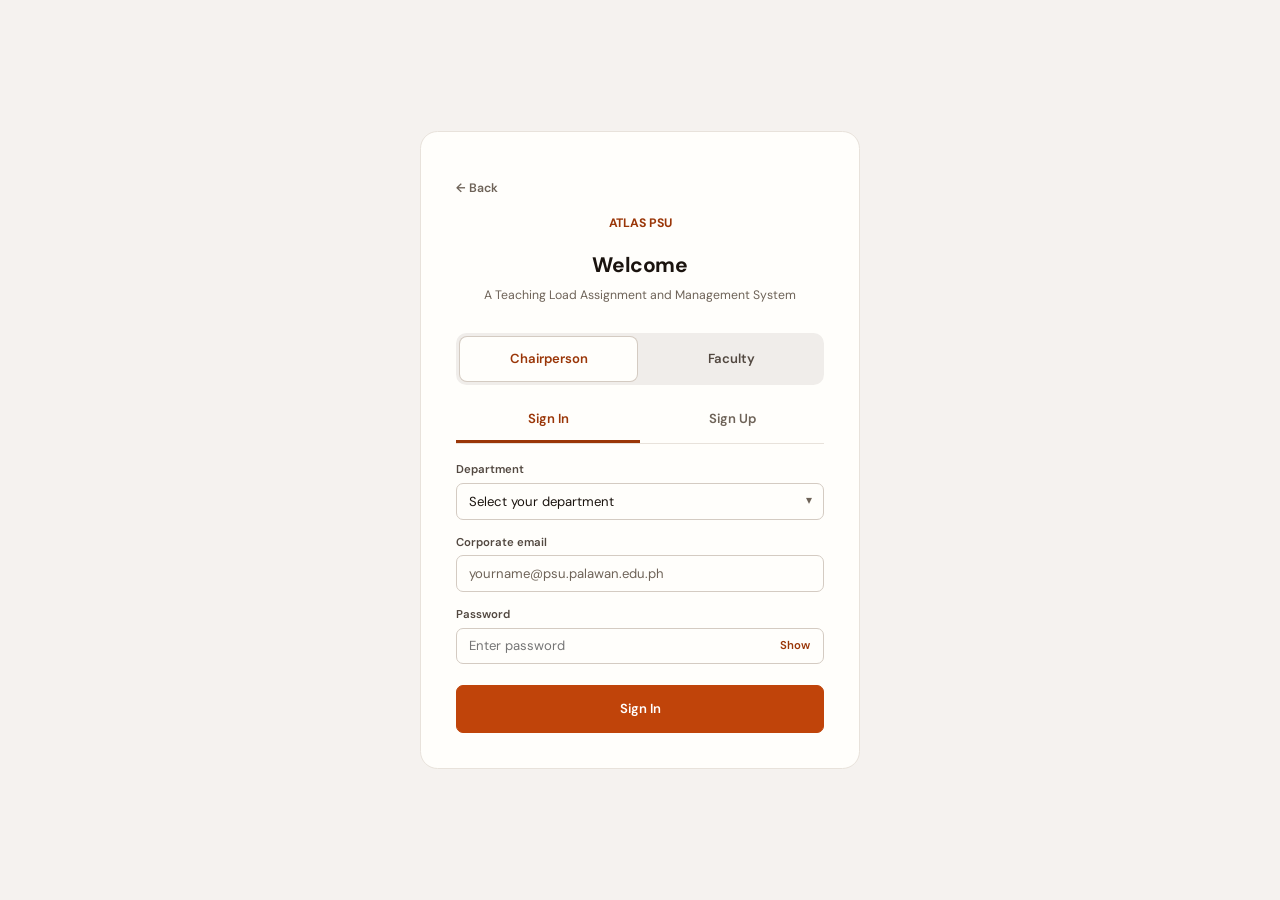
<file: pages/login.html>
<!DOCTYPE html>
<html lang="en">
<head>
  <meta charset="UTF-8">
  <meta name="viewport" content="width=device-width, initial-scale=1, viewport-fit=cover">
  <link rel="icon" type="image/png" href="../assets/images/favicon.png">
  <link rel="manifest" href="../manifest.json">
  <link rel="apple-touch-icon" href="../assets/images/favicon.png">
  <meta name="theme-color" content="#9a3608">
  <title>Login | ATLAS PSU</title>
  <link rel="preconnect" href="https://fonts.googleapis.com">
  <link rel="preconnect" href="https://fonts.gstatic.com" crossorigin>
  <link href="https://fonts.googleapis.com/css2?family=Instrument+Serif:ital@0;1&family=DM+Sans:wght@400;500;600&display=swap" rel="stylesheet">
  <link rel="stylesheet" href="../assets/css/main-style.css">
  <script src="../assets/js/login-script.js" defer></script>
</head>
<body class="page-login">

  <main class="login-card">
    <a href="../index.html" class="login-back">&larr; Back</a>

    <div class="brand-top">ATLAS PSU</div>
    <h1>Welcome</h1>
    <p class="subtitle">A Teaching Load Assignment and Management System</p>

    <!-- Who is signing in -->
    <div class="role-switch" role="tablist" aria-label="Account type">
      <button type="button" class="seg-btn active" role="tab" aria-selected="true" data-role="chairperson">Chairperson</button>
      <button type="button" class="seg-btn" role="tab" aria-selected="false" data-role="faculty">Faculty</button>
    </div>

    <!-- Sign in or create an account -->
    <div class="auth-tabs" role="tablist" aria-label="Sign in or sign up">
      <button type="button" class="tab-btn active" role="tab" aria-selected="true" data-mode="signin">Sign In</button>
      <button type="button" class="tab-btn" role="tab" aria-selected="false" data-mode="signup">Sign Up</button>
    </div>

    <div class="error-msg" id="errorMsg" role="alert"></div>

    <form id="authForm" data-role="chairperson" data-mode="signin" novalidate>

      <div class="login-field only-faculty">
        <label for="facultyName">Faculty member</label>
        <div class="select-wrap">
          <select id="facultyName"></select>
        </div>
        <input type="text" id="facultyManual" class="login-manual" placeholder="Enter your full name" autocomplete="name" autocapitalize="words" hidden>
      </div>

      <div class="login-field only-chair only-signup">
        <label for="fullName">Full name</label>
        <input type="text" id="fullName" placeholder="Enter your full name" autocomplete="name" autocapitalize="words">
      </div>

      <div class="login-field">
        <label for="department">Department</label>
        <div class="select-wrap">
          <select id="department">
            <option value="" disabled selected>Select your department</option>
            <option value="IT">Information Technology</option>
            <option value="CS">Computer Science</option>
            <option value="MB">Marine Biology</option>
            <option value="ES">Environmental Science</option>
            <option value="MedB">Medical Biology</option>
          </select>
        </div>
      </div>

      <div class="login-field">
        <label for="email">Corporate email</label>
        <input type="text" id="email" placeholder="yourname@psu.palawan.edu.ph" autocomplete="username" inputmode="email" autocapitalize="none" spellcheck="false">
      </div>

      <div class="login-field">
        <label for="password">Password</label>
        <div class="pw-wrap">
          <input type="password" id="password" placeholder="Enter password" autocomplete="current-password">
          <button type="button" class="pw-toggle" data-target="password" aria-label="Show password">Show</button>
        </div>
      </div>

      <div class="login-field only-signup">
        <label for="confirmPassword">Confirm password</label>
        <div class="pw-wrap">
          <input type="password" id="confirmPassword" placeholder="Re-enter password" autocomplete="new-password">
          <button type="button" class="pw-toggle" data-target="confirmPassword" aria-label="Show password">Show</button>
        </div>
      </div>

      <button type="submit" class="btn-login-submit" id="submitBtn">Sign In</button>
    </form>
  </main>

</body>
</html>
</file>
<file: assets/css/main-style.css>
/* ============================================================
   ATLAS PSU - main-style.css
   Genetic Algorithm Faculty Workload System
   Palawan State University · College of Information Technology
   Design language unified with IARMS PSU design system.
   ============================================================ */

/* ============================================================
   0. GOOGLE FONTS IMPORT
   ============================================================ */
@import url('https://fonts.googleapis.com/css2?family=DM+Sans:ital,opsz,wght@0,9..40,300;0,9..40,400;0,9..40,500;0,9..40,600;0,9..40,700;1,9..40,400&family=DM+Serif+Display:ital@0;1&family=JetBrains+Mono:wght@400;500&display=swap');

/* ============================================================
   1. CSS DESIGN TOKENS
   Rust Orange / Slate Gray / Off-White - ATLAS PSU brand
   ============================================================ */
:root {

  /* Primary - Rust Orange (ATLAS brand #c0440a) */
  --clr-primary-50:  #fff3ee;
  --clr-primary-100: #ffe3d5;
  --clr-primary-200: #ffc4a3;
  --clr-primary-300: #ff9e6e;
  --clr-primary-400: #e8693a;
  --clr-primary-500: #c0440a;
  --clr-primary-600: #9a3608;
  --clr-primary-700: #762806;
  --clr-primary-800: #531b04;

  /* Accent - warm amber */
  --clr-accent-500: #b45309;
  --clr-accent-100: #fef3c7;

  /* Success / Warning / Danger */
  --clr-success-500: #22c55e;
  --clr-success-100: #dcfce7;
  --clr-warning-500: #f59e0b;
  --clr-warning-100: #fef3c7;
  --clr-danger-500:  #ef4444;
  --clr-danger-100:  #fee2e2;

  /* Slate Gray neutrals */
  --clr-gray-900: #1a130e;

  /* Semantic surface tokens - Off-White base */
  --bg-page:        #f5f2ef;
  --bg-white:       #fffefb;
  --bg-surface:     #fffefb;
  --bg-surface-2:   #f9f6f2;
  --bg-surface-3:   #f0edea;
  --bg-subtle:      #faf7f5;
  --bg-overlay:     rgba(26, 19, 14, 0.45);

  --border-subtle:  #e8e2db;
  --border:         #d4cbc2;
  --border-default: #d4cbc2;
  --border-strong:  #a89e94;

  --text-primary:   #1a130e;
  --text-secondary: #524840;
  --text-muted:     #6e6358;
  --text-inverse:   #fffefb;
  --text-link:      var(--clr-primary-600);

  /* Brand shorthands (ATLAS compat) */

  --nav-bg:         rgba(255, 254, 251, 0.94);
  --nav-border:     rgba(212, 203, 194, 0.7);
  --nav-shadow:     0 1px 12px rgba(26, 19, 14, 0.07);

  --card-bg:        #fffefb;

  --input-bg:           #fffefb;
  --input-border:       #d4cbc2;
  --input-focus-border: var(--clr-primary-500);
  --input-focus-ring:   rgba(192, 68, 10, 0.15);

  /* Elevation shadows */
  --shadow-lg:  0 8px 24px rgba(26, 19, 14, 0.12);
  --shadow-xl:  0 12px 32px rgba(26, 19, 14, 0.14);

  /* Typography */
  --font-display: 'DM Serif Display', Georgia, serif;
  --font-sans:    'DM Sans', -apple-system, BlinkMacSystemFont, 'Segoe UI', Roboto, sans-serif;
  --font-mono:    'JetBrains Mono', 'Fira Code', monospace;

  /* Spacing scale (4px base) */
  --space-1:  0.25rem;
  --space-2:  0.5rem;
  --space-3:  0.75rem;
  --space-4:  1rem;
  --space-5:  1.25rem;
  --space-6:  1.5rem;
  --space-8:  2rem;
  --space-10: 2.5rem;
  --space-12: 3rem;
  --space-16: 4rem;
  --space-20: 5rem;

  /* Border radius */
  --radius-sm:   0.375rem;
  --radius-md:   0.5rem;
  --radius-lg:   0.75rem;
  --radius-xl:   1rem;
  --radius-2xl:  1.25rem;
  --radius-full: 9999px;

  /* Transitions */
  --transition-fast: 0.12s ease;
  --transition-base: 0.22s ease;
  --transition-slow: 0.4s ease;

  /* Navbar */
  --nav-h:         3.5rem;
}

/* ============================================================
   2. RESET & BASE
   ============================================================ */
*,
*::before,
*::after {
  box-sizing: border-box;
  margin: 0;
  padding: 0;
}

html {
  font-size: 14px;
  scroll-behavior: smooth;
  -webkit-text-size-adjust: 100%;
}

body {
  font-family: var(--font-sans);
  font-size: 0.9375rem;
  line-height: 1.6;
  color: var(--text-primary);
  background: var(--bg-page);
  overflow: hidden;
}

img, svg {
  display: block;
  max-width: 100%;
}

button {
  font-family: inherit;
  cursor: pointer;
}

a {
  color: var(--text-link);
  text-decoration: none;
  transition: color var(--transition-fast);
}

a:hover {
  color: var(--clr-primary-700);
}

ul, ol {
  list-style: none;
}

input, select, textarea {
  font-family: inherit;
  font-size: inherit;
}

fieldset {
  border: none;
}

hr {
  border: none;
  border-top: 1px solid var(--border-subtle);
  margin: var(--space-) 0;
}

/* ============================================================
   3. UTILITY CLASSES
   ============================================================ */

.hidden {
  display: none !important;
}

.text-muted     { color: var(--text-muted); }

.mt-16 { margin-top: var(--space-4); }
.mb-24 { margin-bottom: var(--space-6); }
.btn-full { width: 100%; }

/* ============================================================
   4. TYPOGRAPHY SCALE
   ============================================================ */
h1, h2, h3, h4, h5, h6 {
  font-family: var(--font-sans);
  font-weight: 600;
  line-height: 1.25;
  color: var(--text-primary);
  letter-spacing: -0.015em;
}

h1 { font-size: clamp(1.75rem, 3.5vw, 2.5rem); }
h2 { font-size: clamp(1.25rem, 2vw, 1.625rem); }
h3 { font-size: 1.0625rem; }
h4 { font-size: 0.9375rem; }

p {
  color: var(--text-secondary);
  font-size: 0.875rem;
  line-height: 1.65;
}

code, pre {
  font-family: var(--font-mono);
  font-size: 0.8125rem;
  background: var(--bg-surface-3);
  border-radius: var(--radius-sm);
}

code {
  padding: 0.125rem 0.375rem;
}

/* Sort arrow (tables) */
.sort-arrow {
  font-size: 0.625rem;
  opacity: 0.4;
  margin-left: var(--space-1);
}

/* ============================================================
   5. TOP NAVBAR
   ============================================================ */
.top-navbar {
  position: fixed;
  top: 0;
  left: 0;
  right: 0;
  z-index: 1000;
  height: var(--nav-h);
  background: var(--nav-bg);
  border-bottom: 1px solid var(--nav-border);
  box-shadow: var(--nav-shadow);
  display: flex;
  align-items: center;
  justify-content: space-between;
  padding: 0 var(--space-5);
  gap: var(--space-4);
  transition: background var(--transition-slow), border-color var(--transition-slow);
}

/* Nav left / right */
.nav-left {
  display: flex;
  align-items: center;
  gap: var(--space-8);
  min-width: 0;
}

.nav-right {
  display: flex;
  align-items: center;
  gap: var(--space-3);
  flex-shrink: 0;
}

/* Brand */
.nav-brand-wrap {
  display: flex;
  align-items: center;
  gap: var(--space-2);
  flex-shrink: 0;
  text-decoration: none;
}

.brand {
  font-size: 0.9375rem;
  font-weight: 700;
  color: var(--clr-primary-600);
  white-space: nowrap;
  letter-spacing: -0.01em;
  flex-shrink: 0;
}

/* Nav menu */
.nav-menu {
  display: flex;
  align-items: center;
  gap: var(--space-1);
  overflow-x: auto;
  scrollbar-width: none;
}
.nav-menu::-webkit-scrollbar { display: none; }

.nav-item {
  padding: 0.3125rem 0.75rem;
  font-size: 0.875rem;
  font-weight: 500;
  color: var(--text-secondary);
  border-radius: var(--radius-md);
  transition: background var(--transition-fast), color var(--transition-fast);
  white-space: nowrap;
  cursor: pointer;
  border: none;
  background: none;
  user-select: none;
  font-family: inherit;
}

.nav-item:hover {
  background: var(--bg-surface-3);
  color: var(--text-primary);
}

.nav-item.active {
  background: var(--clr-primary-50);
  color: var(--clr-primary-600);
  font-weight: 600;
}

/* lp-nav (index.html) - unified with top-navbar */
.lp-nav {
  left: 0;
  right: 0;
  gap: var(--space-4);
}

.lp-nav-left,
.lp-nav-right {
  display: flex;
  align-items: center;
}

/* Nav search */

/* Profile dropdown */
.nav-item.dropdown {
  position: relative;
  padding: var(--space-1);
  background: none;
  border: none;
}

.profile-pic {
  width: 32px;
  height: 32px;
  border-radius: var(--radius-full);
  border: 2px solid var(--border-default);
  cursor: pointer;
  display: block;
  object-fit: cover;
  transition: border-color var(--transition-fast);
}

.profile-pic:hover {
  border-color: var(--clr-primary-400);
}

.nav-item.dropdown .dropdown-content {
  display: none;
  position: absolute;
  top: calc(100% + 8px);
  right: 0;
  left: auto;
  min-width: 160px;
  background: var(--bg-surface);
  border: 1px solid var(--border-default);
  border-radius: var(--radius-lg);
  box-shadow: var(--shadow-lg);
  padding: var(--space-2);
  z-index: 2000;
  animation: dropdown-in 0.15s ease;
}

@keyframes dropdown-in {
  from { opacity: 0; transform: translateY(-4px); }
  to   { opacity: 1; transform: translateY(0); }
}

.nav-item.dropdown.open .dropdown-content { display: block; }

.nav-item.dropdown .dropdown-content div,
.nav-item.dropdown .dropdown-content a {
  display: block;
  width: 100%;
  text-align: left;
  padding: 0.5rem 0.75rem;
  font-size: 0.875rem;
  color: var(--text-secondary);
  border-radius: var(--radius-sm);
  transition: background var(--transition-fast), color var(--transition-fast);
  text-decoration: none;
  cursor: pointer;
}

.nav-item.dropdown .dropdown-content div:hover,
.nav-item.dropdown .dropdown-content a:hover {
  background: var(--bg-surface-3);
  color: var(--text-primary);
}

/* ============================================================
   6. PANELS LAYOUT
   ============================================================ */
.panels-wrapper {
  margin-top: var(--nav-h);
  overflow: hidden;
  padding: var(--space-5) var(--space-5) 0;
}

.panels-container {
  height: 100%;
  position: relative;
}

.panel {
  display: none;
  width: 100%;
  height: 100%;
  overflow-y: auto;
  padding: var(--space-8) var(--space-10);
  position: relative;
  animation: panel-fade-in 0.25s ease;
}

@keyframes panel-fade-in {
  from { opacity: 0; transform: translateY(6px); }
  to   { opacity: 1; transform: translateY(0); }
}

.panel.active {
  display: block;
}

/* ============================================================
   7. PAGE HEADER & SECTION HEADINGS
   ============================================================ */
.page-header {
  margin-bottom: var(--space-6);
  padding-bottom: var(--space-5);
  border-bottom: 2px solid var(--border-subtle);
  display: flex;
  align-items: flex-start;
  justify-content: space-between;
  gap: 16px;
  flex-wrap: wrap;
}

.page-header > div:first-child,
.page-header > h2:only-child,
.page-header > h2:first-child {
  flex: 1;
  min-width: 0;
}

.page-header h2,
.page-header > div h2 {
  margin-bottom: var(--space-2);
  font-size: clamp(1.25rem, 2vw, 1.625rem);
}

.page-header p,
.page-header > div p {
  max-width: 680px;
  color: var(--text-secondary);
}

.section-heading {
  margin: var(--space-6) 0 var(--space-3);
  padding-bottom: var(--space-2);
  border-bottom: 1px solid var(--border-subtle);
  font-size: 0.75rem;
  font-weight: 700;
  color: var(--text-muted);
  text-transform: uppercase;
  letter-spacing: 0.07em;
  font-family: var(--font-sans);
}

.section-divider {
  height: 1px;
  background: var(--border-subtle);
  margin: var(--space-8) 0;
}

/* ============================================================
   8. BUTTONS
   ============================================================ */
button,
.btn {
  display: inline-flex;
  align-items: center;
  justify-content: center;
  gap: var(--space-2);
  padding: 0.5rem 1.125rem;
  font-size: 0.875rem;
  font-weight: 500;
  font-family: var(--font-sans);
  border-radius: var(--radius-md);
  border: 1.5px solid transparent;
  transition:
    background-color var(--transition-fast),
    color var(--transition-fast),
    border-color var(--transition-fast),
    box-shadow var(--transition-fast),
    transform var(--transition-fast),
    opacity var(--transition-fast);
  cursor: pointer;
  white-space: nowrap;
  user-select: none;
  text-decoration: none;
  line-height: 1.4;
  /* Default to primary */
  background: var(--clr-primary-500);
  color: #fff;
}

button:hover,
.btn:hover {
  background: var(--clr-primary-600);
}

button:active,
.btn:active {
  transform: scale(0.97);
}

button:disabled,
.btn:disabled {
  opacity: 0.45;
  cursor: not-allowed;
  pointer-events: none;
}

button:focus-visible,
.btn:focus-visible {
  outline: 2.5px solid var(--clr-primary-400);
  outline-offset: 2px;
}

/* Secondary */
.btn-secondary {
  background: var(--bg-surface);
  color: var(--text-primary);
  border-color: var(--border-default);
}
.btn-secondary:hover {
  background: var(--bg-surface-3);
  border-color: var(--border-strong);
  color: var(--text-primary);
}

/* Remove / Delete */
.btn-delete {
  background: var(--bg-surface);
  color: #dc2626;
  border-color: #fca5a5;
  font-size: 0.8125rem;
  padding: 0.3rem 0.875rem;
}
.btn-delete:hover {
  background: var(--clr-danger-100);
  border-color: var(--clr-danger-500);
  color: #991b1b;
}

/* Edit faculty */
.btn-edit-faculty {
  display: inline-flex;
  align-items: center;
  gap: var(--space-1);
  padding: 0.3rem 0.875rem;
  font-size: 0.8rem;
  font-weight: 600;
  font-family: var(--font-sans);
  background: var(--clr-primary-500);
  color: #fff;
  border: 1.5px solid transparent;
  border-radius: var(--radius-sm);
  cursor: pointer;
  transition: background var(--transition-fast), transform var(--transition-fast);
  white-space: nowrap;
}
.btn-edit-faculty:hover {
  background: var(--clr-primary-600);
}

/* ============================================================
   9. INPUTS & SELECTS & FORMS
   ============================================================ */
input[type="text"],
input[type="number"],
input[type="password"],
select,
textarea {
  padding: 0.5625rem 0.875rem;
  font-size: 0.875rem;
  font-family: var(--font-sans);
  border: 1.5px solid var(--input-border);
  border-radius: var(--radius-md);
  background: var(--input-bg);
  color: var(--text-primary);
  outline: none;
  transition: border-color var(--transition-fast), box-shadow var(--transition-fast);
  width: 100%;
}

input[type="text"]::placeholder,
input[type="number"]::placeholder,
textarea::placeholder {
  color: var(--text-muted);
}

input[type="text"]:focus,
input[type="number"]:focus,
input[type="password"]:focus,
select:focus,
textarea:focus {
  border-color: var(--input-focus-border);
  box-shadow: 0 0 0 3px var(--input-focus-ring);
}

input[readonly] {
  background: var(--bg-surface-2);
  color: var(--text-secondary);
  cursor: default;
}

/* Checkbox */
input[type="checkbox"] {
  width: auto;
  cursor: pointer;
  accent-color: var(--clr-primary-500);
}

/* ============================================================
   10. TABLES (generic)
   ============================================================ */
table {
  width: 100%;
  border-collapse: collapse;
  font-size: 0.875rem;
}

thead {
  background: var(--bg-surface-2);
}

thead th {
  padding: 0.625rem 0.875rem;
  text-align: left;
  font-size: 0.75rem;
  font-weight: 700;
  color: var(--text-muted);
  text-transform: uppercase;
  letter-spacing: 0.06em;
  white-space: nowrap;
  border-bottom: 1px solid var(--border-default);
}

thead th[data-key] { cursor: pointer; user-select: none; }
thead th[data-key]:hover {
  background: var(--clr-primary-50);
  color: var(--clr-primary-600);
}

tbody tr {
  border-bottom: 1px solid var(--border-subtle);
  transition: background var(--transition-fast);
}

tbody tr:last-child { border-bottom: none; }

tbody tr:hover { background: var(--bg-surface-2); }

td {
  padding: 0.5625rem 0.875rem;
  color: var(--text-primary);
  vertical-align: middle;
}

/* Table wrapper */
.faculty-scroll-wrap {
  overflow-x: auto;
  overflow-y: visible;
  border: 1px solid var(--border-subtle);
  border-radius: var(--radius-lg);
  background: var(--bg-surface);
}

/* ============================================================
   11. BADGES
   ============================================================ */

/* Status badges */
.units-badge {
  display: inline-flex;
  align-items: center;
  justify-content: center;
  padding: 0.2rem 0.625rem;
  font-size: 0.75rem;
  font-weight: 700;
  border-radius: var(--radius-full);
  white-space: nowrap;
}

.units-ok     { background: var(--clr-success-100); color: #065f46; }
.units-max    { background: var(--clr-warning-100); color: #92400e; }
.units-over   { background: var(--clr-danger-100);  color: #991b1b; }

/* ============================================================
   12. DASHBOARD - STAT CARDS
   ============================================================ */
.stats-row {
  display: grid;
  grid-template-columns: repeat(3, 1fr);
  gap: var(--space-4);
  margin-bottom: var(--space-6);
}

.stat-card {
  background: var(--card-bg);
  border: 1px solid var(--border-subtle);
  border-radius: var(--radius-lg);
  padding: var(--space-5) var(--space-6);
  transition: box-shadow var(--transition-base), transform var(--transition-base);
}

.stat-label {
  font-weight: 700;
  text-transform: uppercase;
  letter-spacing: 0.06em;
  color: var(--text-muted);
  margin-bottom: var(--space-2);
}

.stat-value {
  font-size: 2rem;
  font-weight: 700;
  color: var(--text-primary);
  line-height: 1;
  margin-bottom: var(--space-1);
  letter-spacing: -0.02em;
}

.stat-sub {
  font-size: 0.75rem;
  color: var(--text-muted);
}

/* ============================================================
   13. DASHBOARD CHART CARD
   ============================================================ */
.dashboard-chart-card {
  background: var(--card-bg);
  border: 1px solid var(--border-subtle);
  border-radius: var(--radius-xl);
  padding: var(--space-6);
  transition: box-shadow var(--transition-base);
}

.dashboard-chart-card h3 {
  margin-bottom: var(--space-5);
  padding-bottom: var(--space-3);
  border-bottom: 1px solid var(--border-subtle);
}

/* When h3 is inside .dashboard-card-header, parent handles the border */
.dashboard-card-header h3 {
  padding-bottom: 0;
  border-bottom: none;
}

.chart-canvas-wrap {
  position: relative;
  height: 300px;
}

/* ============================================================
   14. FACULTY ASSIGNMENTS SUMMARY
   ============================================================ */
.faculty-assignments-container {
  min-height: 80px;
}

.fac-assign-grid {
  display: grid;
  grid-template-columns: repeat(auto-fill, minmax(260px, 1fr));
  gap: var(--space-3);
  padding: var(--space-1) 0;
}

.fac-assign-card {
  border: 1px solid var(--border-subtle);
  border-radius: var(--radius-lg);
  padding: var(--space-4);
  background: var(--bg-surface-2);
  transition: box-shadow var(--transition-fast), border-color var(--transition-fast), transform var(--transition-fast);
}

.fac-assign-card:hover {
  border-color: var(--clr-primary-200);
}

.fac-assign-avatar {
  display: inline-flex;
  align-items: center;
  justify-content: center;
  width: 30px;
  height: 30px;
  border-radius: var(--radius-full);
  background: var(--clr-primary-100);
  color: var(--clr-primary-700);
  font-size: 0.75rem;
  font-weight: 700;
  flex-shrink: 0;
}

.fac-assign-name {
  min-width: 0;
}

.empty-state-msg {
  color: var(--text-muted);
  font-size: 0.875rem;
  font-style: italic;
  padding: var(--space-4) 0;
  text-align: center;
}

/* ============================================================
   15. WORKLOAD PANEL
   ============================================================ */
.workload-grid {
  display: grid;
  gap: var(--space-5);
  align-items: start;
}

.workload-controls-card {
  background: var(--bg-surface-2);
  border: 1px solid var(--border-subtle);
  border-radius: var(--radius-xl);
  padding: var(--space-6);
  text-align: center;
  position: sticky;
  top: var(--space-4);
}

.ga-image {
  width: 80px;
  border-radius: var(--radius-lg);
  margin: 0 auto var(--space-3);
}

.subtitle {
  font-size: 0.8rem;
  color: var(--text-muted);
  margin-bottom: var(--space-4);
}

/* Advanced settings */

.workload-result-card {
  background: var(--card-bg);
  border: 1px solid var(--border-subtle);
  border-radius: var(--radius-xl);
  padding: var(--space-6);
  min-height: 300px;
  transition: box-shadow var(--transition-base);
}

.workload-result-card h3 {
  margin-bottom: var(--space-4);
  padding-bottom: var(--space-3);
  border-bottom: 1px solid var(--border-subtle);
}

/* ============================================================
   16. GA LOADING STATE
   ============================================================ */
.ga-loading {
  display: flex;
  flex-direction: column;
  align-items: center;
  gap: var(--space-5);
  padding: var(--space-8) 0;
}

.ga-loading.hidden { display: none; }

.loader-row {
  display: flex;
  align-items: center;
  gap: var(--space-10);
}

.loader-box {
  text-align: center;
}

.loader-box p {
  font-size: 0.875rem;
  color: var(--text-secondary);
  margin-top: var(--space-2);
}

.spinner {
  width: 32px;
  height: 32px;
  border: 3px solid var(--border-default);
  border-top-color: var(--clr-primary-500);
  border-radius: var(--radius-full);
  animation: spin 0.8s linear infinite;
  margin: 0 auto;
}

@keyframes spin { to { transform: rotate(360deg); } }

.mini-chart-wrapper {
  border: 1px solid var(--border-subtle);
  border-radius: var(--radius-sm);
  background: var(--bg-surface-2);
  overflow: hidden;
}

#gaProgressContainer {
  width: 100%;
  max-width: 420px;
}

#gaProgressBar {
  height: 6px;
  background: var(--border-subtle);
  border-radius: var(--radius-full);
  overflow: hidden;
}

#gaProgressBar .fill {
  height: 100%;
  width: 0%;
  transition: width 0.2s linear, background-color 0.2s linear;
  border-radius: var(--radius-full);
  background: var(--clr-primary-500);
}

/* GA Schedule Table row colors */
#gaScheduleTable tbody tr:hover { filter: brightness(0.97); }

/* ============================================================
   17. FACULTY TABLE
   ============================================================ */

/* Column widths */

/* Availability column header layout */
.avail-th {
  vertical-align: top !important;
  padding-bottom: 6px !important;
}

.avail-th-label {
  display: block;
  margin-bottom: 6px;
}

/* Select-All buttons row - same 6-column grid as avail-checkboxes */
.avail-select-all-row {
  display: grid;
  grid-template-columns: repeat(6, 1fr);
  gap: 4px;
  min-width: 300px;
}

.btn-select-day {
  padding: 0.18rem 0;
  font-size: 0.7rem;
  font-weight: 700;
  border-radius: var(--radius-sm);
  border: 1.5px solid var(--clr-primary-300, #c4a882);
  background: var(--clr-primary-100, #f5ebe0);
  color: var(--clr-primary-800, #6b3a00);
  cursor: pointer;
  white-space: nowrap;
  text-align: center;
  line-height: 1.6;
  transition: background var(--transition-fast), border-color var(--transition-fast), transform 80ms;
  user-select: none;
}

.btn-select-day:hover {
  background: var(--clr-primary-200, #e8d5bc);
  border-color: var(--clr-primary-500, #a0622a);
}

.btn-select-day:active {
  transform: scale(0.95);
}

/* Availability checkboxes - same 6-column grid as the header buttons */
.avail-checkboxes {
  display: grid;
  grid-template-columns: repeat(6, 1fr);
  gap: 4px;
  min-width: 300px;
}

.avail-checkboxes label {
  display: flex;
  align-items: center;
  justify-content: center;
  gap: var(--space-1);
  font-size: 0.8rem;
  font-weight: 500;
  cursor: pointer;
  color: var(--text-primary);
  padding: 0.2rem 0.25rem;
  border-radius: var(--radius-sm);
  transition: background var(--transition-fast);
  white-space: nowrap;
}

.avail-checkboxes label:hover {
  background: var(--clr-primary-50);
}

.avail-checkboxes input[type="checkbox"] {
  width: auto;
  cursor: pointer;
}

/* ============================================================
   18. SPECIALIZATION MULTI-SELECT DROPDOWN
   Fixed positioning so it escapes table/panel clipping
   ============================================================ */
.multi-select-dropdown {
  position: relative;
  width: 100%;
}

.dropdown-btn {
  padding: 0.5rem 0.875rem;
  border: 1.5px solid var(--input-border);
  border-radius: var(--radius-md);
  background: var(--input-bg);
  font-size: 0.8125rem;
  font-family: var(--font-sans);
  color: var(--text-primary);
  cursor: pointer;
  white-space: nowrap;
  overflow: hidden;
  text-overflow: ellipsis;
  max-width: 100%;
  user-select: none;
  text-align: left;
  width: 100%;
  transition: border-color var(--transition-fast), box-shadow var(--transition-fast);
}

.dropdown-btn:hover {
  border-color: var(--clr-primary-400);
}

.dropdown-btn:focus {
  outline: none;
  border-color: var(--input-focus-border);
  box-shadow: 0 0 0 3px var(--input-focus-ring);
}

/* Fixed-position dropdown panel (escapes all parent clipping) */
.dropdown-content {
  display: none;
  position: fixed;
  width: 300px;
  max-height: 260px;
  overflow-y: auto;
  background: var(--bg-surface);
  border: 1px solid var(--border-default);
  border-radius: var(--radius-lg);
  box-shadow: var(--shadow-lg);
  z-index: 9999;
  padding: var(--space-2) 0 0;
}

.dropdown-content::-webkit-scrollbar { width: 5px; }
.dropdown-content::-webkit-scrollbar-thumb {
  background: var(--border-default);
  border-radius: var(--radius-full);
}

.multi-select-dropdown.open .dropdown-content {
  display: flex;
  flex-direction: column;
}

.dropdown-content label {
  display: flex;
  align-items: center;
  gap: var(--space-2);
  padding: 0.4375rem 0.875rem;
  font-size: 0.8125rem;
  font-family: var(--font-sans);
  cursor: pointer;
  color: var(--text-primary);
  flex-shrink: 0;
  transition: background var(--transition-fast);
}

.dropdown-content label:hover {
  background: var(--clr-primary-50);
  color: var(--clr-primary-700);
}

.dropdown-content label input[type="checkbox"] {
  width: auto;
  cursor: pointer;
  flex-shrink: 0;
}

.dropdown-ok-btn {
  position: sticky;
  bottom: 0;
  width: 100%;
  border-radius: 0 0 var(--radius-lg) var(--radius-lg);
  padding: 0.5rem 0.875rem;
  font-size: 0.8125rem;
  font-family: var(--font-sans);
  border-top: 1px solid var(--border-subtle);
  background: var(--clr-primary-500);
  color: #fff;
  cursor: pointer;
  flex-shrink: 0;
  margin-top: auto;
  transition: background var(--transition-fast);
}

.dropdown-ok-btn:hover {
  background: var(--clr-primary-600);
}

/* ============================================================
   19. SUBJECTS TABLE
   ============================================================ */
#subjectsTable { min-width: 800px; }

#subjectsTable input[type="number"],
#subjectsTable input[type="text"],
#subjectsTable select {
  padding: 0.375rem 0.625rem;
  font-size: 0.8125rem;
}

#subjectsContainer {
  margin-top: var(--space-6);
}

#subjectsContainer h3 {
  margin-bottom: var(--space-2);
  font-size: 0.8125rem;
  font-weight: 700;
  color: var(--text-muted);
  text-transform: uppercase;
  letter-spacing: 0.06em;
}

#subjectsContainer table {
  margin-bottom: var(--space-6);
  border: 1px solid var(--border-subtle);
  border-radius: var(--radius-lg);
  overflow: hidden;
}

/* ============================================================
   20. REPORTS PANEL
   ============================================================ */
.reports-charts-grid {
  display: grid;
  grid-template-columns: 1fr 1fr;
  gap: var(--space-5);
  margin-bottom: var(--space-8);
}

.chart-card {
  background: var(--card-bg);
  border: 1px solid var(--border-subtle);
  border-radius: var(--radius-xl);
  padding: var(--space-6);
  transition: box-shadow var(--transition-base);
}

.chart-card h3 {
  margin-bottom: var(--space-4);
  padding-bottom: var(--space-3);
  border-bottom: 1px solid var(--border-subtle);
}

.chart-card .chart-canvas-wrap { height: 260px; }

.export-buttons {
  display: flex;
  gap: var(--space-3);
  margin-top: var(--space-5);
  margin-bottom: var(--space-2);
}

/* ============================================================
   21. REPORTS SUMMARY - card-per-faculty layout
   ============================================================ */

/* Outer wrapper replaces the old flat table */
.summary-faculty-grid {
  display: flex;
  flex-direction: column;
  gap: var(--space-4);
  margin-top: var(--space-2);
}

/* One card per faculty member */
.summary-faculty-card {
  background: var(--card-bg);
  border: 1px solid var(--border-subtle);
  border-radius: var(--radius-lg);
  overflow: hidden;
  transition: box-shadow var(--transition-base);
}

/* Card header: avatar + name/count + units badge + edit button */
.summary-fac-header {
  display: flex;
  align-items: center;
  gap: var(--space-3);
  padding: var(--space-4) var(--space-5);
}

.summary-fac-avatar {
  width: 36px;
  height: 36px;
  border-radius: var(--radius-full);
  background: var(--clr-primary-100);
  color: var(--clr-primary-700);
  font-size: 0.875rem;
  font-weight: 700;
  display: flex;
  align-items: center;
  justify-content: center;
  flex-shrink: 0;
  letter-spacing: -0.01em;
}

.summary-fac-info {
  flex: 1;
  min-width: 0;
}

.summary-fac-name {
  font-size: 0.9375rem;
  font-weight: 700;
  color: var(--text-primary);
  letter-spacing: -0.01em;
}

.summary-fac-count {
  font-size: 0.75rem;
  color: var(--text-muted);
  margin-top: 1px;
}

.summary-fac-actions {
  display: flex;
  align-items: center;
  gap: var(--space-2);
  flex-shrink: 0;
}

/* Assignments table inside card */
.summary-assignments-table {
  width: 100%;
  border-collapse: collapse;
  font-size: 0.845rem;
  table-layout: fixed;
}

.summary-assignments-table col.col-subject  { width: auto; }
.summary-assignments-table col.col-schedule { width: 190px; }
.summary-assignments-table col.col-room     { width: 230px; }

.summary-assignments-table thead th {
  padding: 0.5rem 1rem;
  font-size: 0.7rem;
  font-weight: 700;
  text-transform: uppercase;
  letter-spacing: 0.06em;
  color: var(--text-muted);
  background: var(--bg-subtle);
  border-bottom: 1px solid var(--border-subtle);
  text-align: left;
}

.summary-assignments-table thead th:not(:first-child) { text-align: center; }
.summary-assignments-table tbody td:not(:first-child) { text-align: center; }

.summary-assignments-table tbody td {
  padding: 0.625rem 1rem;
  border-bottom: 1px solid var(--border-subtle);
  vertical-align: middle;
}

.summary-assignments-table tbody tr:last-child td { border-bottom: none; }

.summary-assignments-table tbody tr:hover { background: var(--bg-surface-2); }

/* ============================================================
   23. FACULTY TIMETABLE
   ============================================================ */
.timetable-outer {
  overflow-x: auto;
  border-radius: var(--radius-lg);
  border: 1px solid var(--border-subtle);
}

.timetable-scroll {
  min-width: 700px;
}

.timetable-grid {
  width: 100%;
  border-collapse: collapse;
  font-size: 0.8rem;
}

.timetable-grid thead th {
  padding: 0.5rem 0.625rem;
  font-size: 0.75rem;
  text-align: center;
  background: var(--bg-surface-2);
  font-weight: 700;
  letter-spacing: 0.04em;
}

.tt-time-col { width: 70px; }
.tt-day-col  { width: calc((100% - 70px) / 6); }

.tt-time-label {
  font-size: 0.7rem;
  font-weight: 700;
  color: var(--text-muted);
  text-align: center;
  padding: 0.375rem var(--space-1);
  background: var(--bg-surface-2);
  border-bottom: 1px solid var(--border-subtle);
  white-space: nowrap;
}

.tt-cell {
  padding: var(--space-1);
  vertical-align: top;
  border: 1px solid var(--border-subtle);
  min-height: 50px;
}

.tt-empty  { background: var(--bg-page); }
.tt-filled { background: var(--bg-surface); }

.tt-entry {
  margin-bottom: var(--space-1);
  padding: 0.25rem 0.5rem;
  border-left: 2.5px solid var(--clr-primary-500);
  font-size: 0.7rem;
  line-height: 1.4;
}

.tt-faculty-tag {
  font-weight: 700;
  font-size: 0.68rem;
}

.tt-subject-tag {
  color: var(--text-primary);
  font-size: 0.68rem;
}

/* ============================================================
   24. EDIT MODAL - expanded for full faculty editing
   ============================================================ */
.modal-overlay {
  position: fixed;
  inset: 0;
  background: var(--bg-overlay);
  z-index: 20000;
  display: flex;
  align-items: center;
  justify-content: center;
  opacity: 0;
  pointer-events: none;
  transition: opacity 0.18s ease;
}

.modal-overlay.open {
  opacity: 1;
  pointer-events: all;
}

.modal-card {
  background: var(--bg-surface);
  border-radius: var(--radius-xl);
  box-shadow: var(--shadow-xl);
  border: 1px solid var(--border-subtle);
  width: 100%;
  max-width: 680px;
  margin: 0 var(--space-5);
  transform: translateY(-12px) scale(0.98);
  transition:
    transform 0.2s cubic-bezier(0.34, 1.56, 0.64, 1),
    opacity 0.18s ease;
  overflow: hidden;
  display: flex;
  flex-direction: column;
}

.modal-overlay.open .modal-card {
  transform: translateY(0) scale(1);
}

.modal-header {
  display: flex;
  align-items: flex-start;
  justify-content: space-between;
  padding: var(--space-5) var(--space-6) var(--space-4);
  border-bottom: 1px solid var(--border-subtle);
  background: var(--bg-surface-2);
  flex-shrink: 0;
}

.modal-label {
  font-size: 0.7rem;
  font-weight: 700;
  text-transform: uppercase;
  letter-spacing: 0.08em;
  color: var(--clr-primary-600);
  margin-bottom: var(--space-1);
}

.modal-header h3 {
  font-size: 1.0625rem;
  font-weight: 700;
  color: var(--text-primary);
  letter-spacing: -0.01em;
  margin: 0;
}

.modal-close-btn {
  background: none;
  border: none;
  font-size: 1.375rem;
  line-height: 1;
  color: var(--text-muted);
  cursor: pointer;
  padding: 0.125rem 0.375rem;
  border-radius: var(--radius-sm);
  transition: background var(--transition-fast), color var(--transition-fast);
  flex-shrink: 0;
}

.modal-close-btn:hover {
  background: var(--bg-surface-3);
  color: var(--text-primary);
}

.modal-body {
  padding: var(--space-5) var(--space-6);
}

.modal-form-group {
  margin-bottom: var(--space-4);
}

.modal-form-group label {
  display: block;
  font-size: 0.8125rem;
  font-weight: 600;
  color: var(--text-primary);
  margin-bottom: var(--space-2);
}

.modal-input-wrap {
  position: relative;
  display: flex;
  align-items: center;
}

.modal-input-wrap input[type="number"] {
  flex: 1;
  padding: 0.5625rem 2.75rem 0.5625rem 0.875rem;
  font-size: 1.125rem;
  font-weight: 600;
  border: 2px solid var(--input-border);
  border-radius: var(--radius-lg);
  background: var(--input-bg);
  color: var(--text-primary);
  transition: border-color var(--transition-fast), box-shadow var(--transition-fast);
  outline: none;
  width: 100%;
}

.modal-input-wrap input[type="number"]:focus {
  border-color: var(--clr-primary-500);
  box-shadow: 0 0 0 3px var(--input-focus-ring);
}

.modal-input-suffix {
  position: absolute;
  right: 0.875rem;
  font-size: 0.8rem;
  font-weight: 600;
  color: var(--text-muted);
  pointer-events: none;
}

.modal-hint {
  font-size: 0.75rem;
  color: var(--text-muted);
  margin-top: var(--space-2);
  line-height: 1.55;
}

.modal-info-strip {
  display: flex;
  align-items: center;
  gap: var(--space-2);
  background: var(--clr-primary-50);
  border: 1px solid rgba(192, 68, 10, 0.18);
  border-radius: var(--radius-md);
  padding: 0.625rem 0.875rem;
  font-size: 0.8rem;
  color: var(--clr-primary-700);
  font-weight: 500;
}

.modal-info-dot {
  width: 7px;
  height: 7px;
  border-radius: var(--radius-full);
  background: var(--clr-primary-500);
  flex-shrink: 0;
}

.modal-footer {
  display: flex;
  gap: var(--space-3);
  justify-content: flex-end;
  padding: var(--space-4) var(--space-6);
  border-top: 1px solid var(--border-subtle);
  background: var(--bg-surface-2);
  flex-shrink: 0;
}

.modal-footer button {
  min-width: 100px;
  padding: 0.5625rem 1.25rem;
  font-size: 0.875rem;
}

/* Modal section divider */
.modal-section-divider {
  border: none;
  border-top: 1px solid var(--border-subtle);
  margin: var(--space-5) 0 var(--space-4);
}

.modal-section-label {
  font-size: 0.7rem;
  font-weight: 700;
  text-transform: uppercase;
  letter-spacing: 0.08em;
  color: var(--text-muted);
  margin-bottom: var(--space-3);
}

/* Assignment editor rows inside modal */
.modal-assignment-list {
  display: flex;
  flex-direction: column;
  overflow-y: auto;
}

.modal-assignment-list::-webkit-scrollbar { width: 4px; }
.modal-assignment-list::-webkit-scrollbar-thumb { background: var(--border-default); border-radius: 4px; }

.modal-assign-row {
  align-items: center;
}

.modal-assign-row select,
.modal-assign-row input[type="text"] {
  width: 100%;
  padding: 0.375rem 0.625rem;
  font-size: 0.8125rem;
  border: 1.5px solid var(--input-border);
  border-radius: var(--radius-sm);
  background: var(--input-bg);
  color: var(--text-primary);
  outline: none;
  transition: border-color var(--transition-fast);
}

.modal-assign-row select:focus,
.modal-assign-row input[type="text"]:focus {
  border-color: var(--clr-primary-500);
}

.modal-assign-delete {
  background: none;
  border: 1px solid var(--border-default);
  color: var(--text-muted);
  cursor: pointer;
  display: flex;
  align-items: center;
  justify-content: center;
  font-size: 1rem;
  transition: background var(--transition-fast), color var(--transition-fast), border-color var(--transition-fast);
  flex-shrink: 0;
}

.modal-assign-delete:hover {
  background: var(--clr-danger-100);
  color: var(--clr-danger-500);
  border-color: var(--clr-danger-500);
}

.modal-add-assignment-btn {
  display: flex;
  align-items: center;
  gap: var(--space-2);
  margin-top: var(--space-3);
  padding: 0.4rem 0.875rem;
  font-size: 0.8rem;
  font-weight: 600;
  background: none;
  border: 1.5px dashed var(--border-default);
  border-radius: var(--radius-md);
  color: var(--text-muted);
  cursor: pointer;
  width: 100%;
  justify-content: center;
  transition: border-color var(--transition-fast), color var(--transition-fast), background var(--transition-fast);
}

.modal-add-assignment-btn:hover {
  border-color: var(--clr-primary-400);
  color: var(--clr-primary-600);
  background: var(--clr-primary-50);
}

/* Two-col grid for units + modal inline fields */

@media (max-width: 560px) {
  .modal-assign-row { grid-template-columns: 1fr 1fr; grid-template-rows: auto auto; }
  .modal-assign-delete { grid-column: 2; grid-row: 2; justify-self: end; }
  .modal-card { max-width: calc(100vw - 2rem); }
}

/* ============================================================
   25. TOAST NOTIFICATION
   ============================================================ */
.toast-notif {
  position: fixed;
  bottom: var(--space-8);
  left: 50%;
  transform: translateX(-50%) translateY(16px);
  background: var(--clr-gray-900);
  color: var(--text-inverse);
  padding: 0.625rem 1.375rem;
  border-radius: var(--radius-full);
  font-size: 0.8125rem;
  font-weight: 500;
  font-family: var(--font-sans);
  box-shadow: var(--shadow-lg);
  opacity: 0;
  pointer-events: none;
  transition: opacity 0.2s ease, transform 0.2s ease;
  z-index: 30000;
}

.toast-notif.show {
  opacity: 1;
  transform: translateX(-50%) translateY(0);
}

/* ============================================================
   26. FAIRNESS REPORT
   ============================================================ */
.fairness-report-grid {
  display: grid;
  grid-template-columns: repeat(auto-fit, minmax(180px, 1fr));
  gap: var(--space-4);
  margin-bottom: var(--space-5);
}

.fairness-card {
  background: var(--card-bg);
  border: 1px solid var(--border-subtle);
  border-radius: var(--radius-lg);
  padding: var(--space-5) var(--space-5) var(--space-4);
  display: flex;
  flex-direction: column;
  gap: var(--space-1);
  transition: box-shadow var(--transition-base), transform var(--transition-base);
}

.fairness-card-label {
  font-size: 0.725rem;
  font-weight: 700;
  text-transform: uppercase;
  letter-spacing: 0.07em;
  color: var(--text-muted);
}

.fairness-card-value {
  font-size: 2rem;
  font-weight: 700;
  color: var(--text-primary);
  line-height: 1.1;
  letter-spacing: -0.02em;
}

.fairness-card-sub {
  font-size: 0.75rem;
  color: var(--text-muted);
}

/* Per-faculty match table */

.match-yes     { font-weight: 700; }
.match-partial { font-weight: 700; }
.match-no      { font-weight: 700; }

/* CHED constraint note */

/* ============================================================
   27. FOCUS STATES (Accessibility)
   ============================================================ */
:focus-visible {
  border-radius: 2px;
}

button:focus-visible,
a:focus-visible {
  outline: 2.5px solid var(--clr-primary-400);
  outline-offset: 3px;
}

/* ============================================================
   28. SCROLLBAR (global - subtle)
   ============================================================ */
::-webkit-scrollbar-thumb  {
  background-clip: padding-box;
}
::-webkit-scrollbar-thumb:hover {
  background-clip: padding-box;
}

/* ============================================================
   29. LOGIN PAGE (pages/login.html)
   ============================================================ */

body.page-login {
  overflow: auto;
  min-height: 100vh;
  height: auto;
  background: var(--bg-page);
  display: flex;
  justify-content: center;
  align-items: center;
}

/* Landing nav */

/* Hero */
.hero {
  flex: 1;
  display: flex;
  flex-direction: column;
  align-items: center;
  justify-content: center;
  text-align: center;
  padding: var(--space-20) var(--space-6) var(--space-16);
}

.hero h1 {
  font-family: var(--font-display);
  font-size: clamp(2rem, 5vw, 3.25rem);
  font-weight: 400;
  color: var(--text-primary);
  letter-spacing: -0.025em;
  line-height: 1.15;
  max-width: 720px;
  margin-bottom: var(--space-5);
}

.hero h1 span { color: var(--clr-primary-500); }

.hero > p {
  font-size: 1.0625rem;
  color: var(--text-secondary);
  max-width: 540px;
  line-height: 1.75;
  margin-bottom: var(--space-10);
}

.btn-outline {
  background: var(--bg-surface);
  color: var(--text-primary);
  padding: 0.75rem 1.75rem;
  border-radius: var(--radius-lg);
  font-size: 0.9375rem;
  font-weight: 600;
  font-family: var(--font-sans);
  text-decoration: none;
  border: 1.5px solid var(--border-default);
  transition: background var(--transition-fast), border-color var(--transition-fast), transform var(--transition-fast);
  display: inline-flex;
  align-items: center;
  gap: var(--space-2);
}

.btn-outline:hover {
  background: var(--bg-surface-3);
  border-color: var(--border-strong);
}

.btn-advanced-settings {
  margin-top: 8px;
  font-size: 0.875rem;
  font-weight: 500;
  color: var(--text-secondary);
  border-color: var(--border-color);
  justify-content: center;
}
.btn-advanced-settings:hover {
  color: var(--clr-primary-700);
  border-color: var(--clr-primary-400);
  background: var(--clr-primary-50);
}

/* Hero badge */
.badge {
  display: inline-flex;
  align-items: center;
  gap: var(--space-2);
  padding: 0.35rem 1rem;
  background: var(--clr-primary-50);
  color: var(--clr-primary-600);
  border: 1px solid rgba(192, 68, 10, 0.22);
  border-radius: var(--radius-full);
  font-size: 0.8rem;
  font-weight: 700;
  letter-spacing: 0.06em;
  text-transform: uppercase;
  margin-bottom: var(--space-6);
}

/* Features section */

/* Landing footer */

/* ============================================================
   30. LOGIN PAGE (login.html)
   ============================================================ */
.login-card {
  background: var(--bg-surface);
  border: 1px solid var(--border-subtle);
  border-radius: var(--radius-2xl);
  padding: var(--space-10) var(--space-10);
  width: 100%;
  max-width: 440px;
}

.login-card h1 {
  font-size: 1.5rem;
  font-weight: 700;
  color: var(--text-primary);
  text-align: center;
  margin-bottom: var(--space-2);
  letter-spacing: -0.02em;
  font-family: var(--font-sans);
}

.login-card .subtitle {
  font-size: 0.875rem;
  color: var(--text-muted);
  text-align: center;
  margin-bottom: var(--space-8);
}

.login-card label {
  display: block;
  font-size: 0.8125rem;
  font-weight: 600;
  color: var(--text-secondary);
  margin-bottom: var(--space-1);
}

.login-card input[type="text"],
.login-card input[type="password"],
.login-card select {
  width: 100%;
  padding: 0.625rem 0.875rem;
  font-size: 0.9375rem;
  font-family: var(--font-sans);
  border: 1.5px solid var(--input-border);
  border-radius: var(--radius-md);
  background: var(--input-bg);
  color: var(--text-primary);
  outline: none;
  transition: border-color var(--transition-fast), box-shadow var(--transition-fast);
  margin-bottom: var(--space-4);
  appearance: none;
  -webkit-appearance: none;
  box-sizing: border-box;
}

.login-card input:focus,
.login-card select:focus {
  border-color: var(--input-focus-border);
  box-shadow: 0 0 0 3px var(--input-focus-ring);
}

.select-wrap {
  position: relative;
  margin-bottom: var(--space-4);
}

.select-wrap select { margin-bottom: 0; }

.select-wrap::after {
  content: '▾';
  position: absolute;
  right: 0.875rem;
  top: 50%;
  transform: translateY(-50%);
  color: var(--text-muted);
  pointer-events: none;
  font-size: 0.875rem;
}

.btn-login-submit {
  width: 100%;
  padding: 0.6875rem;
  background: var(--clr-primary-500);
  color: #fff;
  font-size: 0.9375rem;
  font-weight: 600;
  font-family: var(--font-sans);
  border: 1.5px solid var(--clr-primary-500);
  border-radius: var(--radius-md);
  cursor: pointer;
  transition: background var(--transition-fast), transform var(--transition-fast), box-shadow var(--transition-fast);
  margin-top: var(--space-1);
}

.btn-login-submit:hover {
  background: var(--clr-primary-600);
  border-color: var(--clr-primary-600);
}

.error-msg {
  background: var(--clr-danger-100);
  border: 1px solid #fca5a5;
  color: #b91c1c;
  font-size: 0.8125rem;
  padding: 0.5rem 0.875rem;
  border-radius: var(--radius-md);
  margin-bottom: var(--space-4);
  display: none;
}

.error-msg.show { display: block; }

.brand-top {
  font-size: 0.875rem;
  font-weight: 700;
  color: var(--clr-primary-600);
  text-align: center;
  margin-bottom: var(--space-5);
  letter-spacing: -0.01em;
  font-family: var(--font-sans);
}

/* ============================================================
   31. RESPONSIVE - TABLET (≤ 1100px)
   ============================================================ */
@media (max-width: 1100px) {
  .workload-controls-card { position: static; }
  .reports-charts-grid { grid-template-columns: 1fr; }
  .stats-row { grid-template-columns: 1fr 1fr; }
}

/* ============================================================
   32. RESPONSIVE - MOBILE (≤ 768px)
   ============================================================ */
@media (max-width: 768px) {
  :root {
    --nav-h:         3.25rem;
  }

  .top-navbar {
    padding: 0 var(--space-4);
  }

  .nav-menu {
    gap: 0;
    flex-wrap: nowrap;
    overflow-x: auto;
  }

  .nav-item {
    flex-shrink: 0;
  }

  .panels-wrapper { padding: var(--space-3) var(--space-3) 0; }

  .panel { padding: var(--space-5) var(--space-4); }

  .stat-value { font-size: 1.625rem; }

  .reports-charts-grid { grid-template-columns: 1fr; }

  .export-buttons { flex-direction: column; }
  .export-buttons button { width: 100%; }

  .modal-card { margin: 0 var(--space-4); }

  .hero { padding: var(--space-12) var(--space-4) var(--space-10); }
  .hero h1 { font-size: 1.875rem; }

  .loader-row { gap: var(--space-5); flex-wrap: wrap; justify-content: center; }
}

/* ============================================================
   33. RESPONSIVE - SMALL MOBILE (≤ 480px)
   ============================================================ */
@media (max-width: 480px) {
  .stats-row { grid-template-columns: 1fr; }
  .fairness-report-grid { grid-template-columns: 1fr 1fr; }
  .fac-assign-grid { grid-template-columns: 1fr; }
  .workload-grid { grid-template-columns: 1fr; }
}

/* ============================================================
   34. PRINT STYLES
   ============================================================ */
@media print {
  .top-navbar,
  .export-buttons,
  .workload-controls-card { display: none !important; }

  body {
    background: white;
    color: black;
    font-size: 11pt;
    overflow: auto;
    height: auto;
  }

  .panel {
    border: none;
    box-shadow: none;
    padding: 0;
    border-radius: 0;
  }

  .panels-wrapper {
    height: auto;
    overflow: visible;
    padding: 0;
    margin: 0;
  }

  .stat-card,
  .chart-card,
  .workload-result-card,
  .dashboard-chart-card,
  .fairness-card {
    box-shadow: none;
    border: 1px solid #ccc;
    break-inside: avoid;
  }
}
/* ============================================================
   PHASE 3 - Section Badges, Dashboard Schedule Emphasis
   ============================================================ */

/* Section badge (IT1B1, IT2B1, etc.) */
.section-badge {
  display: inline-flex;
  align-items: center;
  padding: 0.125rem 0.5rem;
  border-radius: var(--radius-sm);
  background: var(--clr-primary-50);
  border: 1px solid rgba(192, 68, 10, 0.25);
  color: var(--clr-primary-700);
  font-family: var(--font-mono);
  font-size: 0.68rem;
  font-weight: 700;
  letter-spacing: 0.03em;
  white-space: nowrap;
}

.section-cell {
  white-space: nowrap;
}

.subject-year-badge {
  display: inline-flex;
  align-items: center;
  padding: 0.1rem 0.4rem;
  border-radius: var(--radius-sm);
  background: var(--bg-surface-3);
  border: 1px solid var(--border-subtle);
  color: var(--text-secondary);
  font-size: 0.68rem;
  font-weight: 600;
  margin-left: 4px;
  white-space: nowrap;
  vertical-align: middle;
}

/* Dashboard schedule card - emphasized (shown first) */
.dashboard-schedule-card {
  margin-bottom: var(--space-5);
}

.dashboard-chart-secondary {
  margin-top: var(--space-2);
}

/* Dashboard card header with subtitle */
.dashboard-card-header {
  display: flex;
  align-items: flex-start;
  justify-content: space-between;
  margin-bottom: var(--space-4);
  padding-bottom: var(--space-3);
  border-bottom: 1px solid var(--border-subtle);
}

.dashboard-card-header h3 {
  margin-bottom: var(--space-1);
}

/* Class type badge (LECTURE / LAB) */
.class-type-tag {
  display: inline-block;
  padding: 2px 7px;
  border-radius: 4px;
  font-size: 0.7rem;
  font-weight: 700;
  text-transform: uppercase;
  letter-spacing: 0.04em;
}

/* Updated subject type tags for new classification */

/* ============================================================
   PHASE 2 UI - Room Management, Class Sizes, Soft Constraints
   ============================================================ */

/* ── Room Management ── */
.rooms-grid {
  display: grid;
  grid-template-columns: 1fr 1fr;
  gap: var(--space-4);
  margin-bottom: var(--space-4);
}

@media (max-width: 768px) {
  .rooms-grid { grid-template-columns: 1fr; }
}

.room-section-card {
  background: var(--bg-surface);
  border: 1px solid var(--border-subtle);
  border-radius: var(--radius-lg);
  padding: var(--space-4);
}

.room-section-header {
  display: flex;
  align-items: center;
  justify-content: space-between;
  margin-bottom: var(--space-3);
  padding-bottom: var(--space-2);
  border-bottom: 1px solid var(--border-subtle);
}

.room-section-title {
  font-size: 0.8125rem;
  font-weight: 700;
  color: var(--text-secondary);
  text-transform: uppercase;
  letter-spacing: 0.05em;
}

.room-list {
  display: flex;
  flex-direction: column;
  gap: var(--space-2);
  max-height: 320px;
  overflow-y: auto;
}

.room-item {
  display: flex;
  align-items: center;
  gap: var(--space-2);
  background: var(--bg-surface-2);
  border: 1px solid var(--border-subtle);
  border-radius: var(--radius-md);
  padding: 0.375rem 0.625rem;
}

.room-item input[type="text"] {
  flex: 1;
  padding: 0.3125rem 0.625rem;
  font-size: 0.8125rem;
  border: 1px solid var(--input-border);
  border-radius: var(--radius-sm);
  background: var(--input-bg);
  width: auto;
}

.room-item input[type="text"]:focus {
  border-color: var(--input-focus-border);
  box-shadow: 0 0 0 2px var(--input-focus-ring);
  outline: none;
}

.room-item-del {
  background: none;
  border: none;
  color: var(--clr-danger-500);
  cursor: pointer;
  padding: 0.125rem 0.375rem;
  border-radius: var(--radius-sm);
  font-size: 1rem;
  line-height: 1;
  flex-shrink: 0;
  transition: background var(--transition-fast);
}
.room-item-del:hover { background: var(--clr-danger-100); }

/* ── Class Sizes Table ── */
#classSizesTable input[type="text"],
#classSizesTable input[type="number"] {
  width: 100%;
  padding: 0.3125rem 0.625rem;
  font-size: 0.875rem;
  min-width: 80px;
}

/* ── Soft Constraints ── */
.soft-constraint-select-row {
  display: flex;
  align-items: center;
  gap: var(--space-3);
  flex-wrap: wrap;
  margin-bottom: var(--space-4);
}

.soft-constraint-form {
  background: var(--bg-surface-2);
  border: 1px solid var(--border-subtle);
  border-radius: var(--radius-lg);
  padding: var(--space-5) var(--space-6);
}

.sc-form-grid {
  display: grid;
  grid-template-columns: 1fr 1fr;
  gap: var(--space-4) var(--space-6);
  margin-bottom: var(--space-4);
}

@media (max-width: 768px) {
  .sc-form-grid { grid-template-columns: 1fr; }
}

.sc-leave-section {
  display: grid;
  grid-template-columns: 1fr 1fr 1fr;
  gap: var(--space-4) var(--space-6);
  margin-top: var(--space-4);
  padding-top: var(--space-4);
  border-top: 1px solid var(--border-subtle);
}

@media (max-width: 900px) {
  .sc-leave-section { grid-template-columns: 1fr 1fr; }
}

@media (max-width: 600px) {
  .sc-leave-section { grid-template-columns: 1fr; }
}

.sc-checkbox-label {
  display: flex;
  align-items: center;
  gap: var(--space-2);
  font-size: 0.875rem;
  font-weight: 500;
  color: var(--text-primary);
  cursor: pointer;
}

.sc-checkbox-label input[type="checkbox"] {
  width: auto;
  cursor: pointer;
}

.date-list-container {
  display: flex;
  flex-direction: column;
  gap: var(--space-2);
  margin-top: var(--space-2);
}

.date-entry {
  display: flex;
  align-items: center;
  gap: var(--space-2);
}

.date-entry input[type="date"],
.date-entry input[type="text"] {
  flex: 1;
  padding: 0.375rem 0.625rem;
  font-size: 0.8125rem;
  min-width: 0;
  width: auto;
}

.date-entry-del {
  background: none;
  border: none;
  color: var(--clr-danger-500);
  cursor: pointer;
  padding: 0.125rem 0.375rem;
  border-radius: var(--radius-sm);
  font-size: 0.9rem;
  flex-shrink: 0;
  transition: background var(--transition-fast);
}
.date-entry-del:hover { background: var(--clr-danger-100); }

.sc-day-restrict {
  margin-top: var(--space-2);
}

/* ── Timetable room display ── */
.tt-room-tag {
  font-size: 0.65rem;
  color: var(--clr-primary-600);
  background: var(--clr-primary-50);
  border-radius: var(--radius-sm);
  padding: 0.1rem 0.35rem;
  margin-top: 2px;
  display: inline-block;
  font-weight: 600;
  letter-spacing: 0.02em;
}

.tt-class-tag {
  font-size: 0.62rem;
  font-weight: 700;
  text-transform: uppercase;
  letter-spacing: 0.04em;
  padding: 0.1rem 0.3rem;
  border-radius: 3px;
  margin-bottom: 2px;
  display: inline-block;
}

/* Schedule display format: Prof X: IT101 LECTURE for Subject - time */

/* Room badge in reports */
.room-badge {
  display: inline-flex;
  align-items: center;
  gap: 3px;
  padding: 0.125rem 0.5rem;
  border-radius: var(--radius-sm);
  background: var(--bg-surface-3);
  border: 1px solid var(--border-subtle);
  font-size: 0.75rem;
  font-weight: 600;
  color: var(--clr-primary-700);
  white-space: nowrap;
}

/* Conflict highlight */

/* Class size section key badge */
.cs-key-badge {
  display: inline-block;
  font-family: var(--font-mono);
  font-size: 0.8125rem;
  font-weight: 600;
  color: var(--clr-primary-700);
  background: var(--clr-primary-50);
  border: 1px solid rgba(192,68,10,0.2);
  border-radius: var(--radius-sm);
  padding: 0.125rem 0.5rem;
}
/* ── fac-assign-list item with slot/room/class_type ── */

.fac-assign-item-inner {
  display: flex;
  flex-direction: column;
  gap: 2px;
  min-width: 0;
}

/* ============================================================
   ACADEMIC MODE - SEMESTER BADGE & PANEL CONTEXT
   ============================================================ */

/* Navbar semester badge */

/* Sem context badge in panel header */
.sem-context-badge {
  display: inline-flex;
  align-items: center;
  gap: 6px;
  padding: 5px 14px;
  background: var(--clr-primary-50);
  color: var(--clr-primary-700);
  border-radius: 10px;
  font-size: 0.75rem;
  font-weight: 600;
  letter-spacing: 0.01em;
  white-space: nowrap;
  flex-shrink: 0;
  align-self: flex-start;
  margin-top: 4px;
}
.sem-context-badge::before {
  display: none;
}

/* Academic Mode Card in Settings */
.academic-mode-card {
  background: var(--bg-white);
  border: 1.5px solid var(--border-subtle);
  border-radius: var(--radius-lg, 12px);
  padding: 20px 24px;
  max-width: 600px;
  margin-bottom: 28px;
}

#engineSettingsCard {
  max-width: 100%;
}

#engineSettingsCard .engine-settings-row {
  display: flex;
  flex-direction: row;
  align-items: stretch;
  gap: 0;
}

#engineSettingsCard .engine-settings-col {
  flex: 1;
  display: grid;
  gap: 16px;
  align-items: start;
}

#engineSettingsCard .engine-settings-col:first-child {
  grid-template-columns: repeat(3, 1fr);
  grid-template-rows: auto 1fr;
  padding-right: 28px;
}

#engineSettingsCard .engine-settings-col:last-child {
  grid-template-columns: repeat(4, 1fr);
  grid-template-rows: auto 1fr;
  padding-left: 28px;
}

#engineSettingsCard .engine-settings-section-label {
  grid-column: 1 / -1;
  font-size: 0.78rem;
  font-weight: 600;
  color: var(--text-muted);
  text-transform: uppercase;
  letter-spacing: 0.05em;
  margin-bottom: 0;
}

#engineSettingsCard .engine-settings-divider {
  width: 1px;
  background: var(--border-subtle);
  flex-shrink: 0;
}

#engineSettingsCard .modal-form-group {
  margin: 0;
}

.academic-mode-header {
  display: flex;
  align-items: flex-start;
  gap: 14px;
  margin-bottom: 16px;
}

.academic-mode-header-title {
  font-size: 0.9375rem;
  font-weight: 700;
  color: var(--text-primary);
  margin-bottom: 3px;
}

.academic-active-banner {
  display: flex;
  align-items: center;
  gap: 8px;
  background: var(--clr-primary-50);
  border: 1.5px solid var(--clr-primary-200);
  border-radius: 8px;
  padding: 10px 14px;
  font-size: 0.875rem;
  font-weight: 600;
  color: var(--clr-primary-700);
  margin-bottom: 16px;
}
.academic-active-banner.hidden { display: none; }

.academic-active-dot {
  display: inline-block;
  width: 8px;
  height: 8px;
  border-radius: 50%;
  background: var(--clr-primary-500);
  flex-shrink: 0;
  animation: pulse-dot 1.8s ease-in-out infinite;
}
@keyframes pulse-dot {
  0%, 100% { opacity: 1; transform: scale(1); }
  50% { opacity: 0.5; transform: scale(0.75); }
}

.academic-mode-form-row {
  display: flex;
  align-items: flex-end;
  gap: 14px;
  flex-wrap: wrap;
  margin-bottom: 14px;
}
.academic-mode-form-row .modal-form-group label {
  font-size: 0.8rem;
  font-weight: 600;
  color: var(--text-secondary);
  display: block;
  margin-bottom: 5px;
}
.academic-mode-form-row .modal-form-group input,
.academic-mode-form-row .modal-form-group select {
  min-width: 160px;
}

.academic-mode-save-col {
  display: flex;
  align-items: center;
  gap: 10px;
  padding-bottom: 2px;
}

.academic-saved-flash {
  display: inline-flex;
  align-items: center;
  gap: 4px;
  font-size: 0.8rem;
  font-weight: 600;
  color: var(--clr-success-500);
  animation: fade-in-out 2.5s ease forwards;
}
@keyframes fade-in-out {
  0% { opacity: 0; transform: translateY(-4px); }
  15% { opacity: 1; transform: translateY(0); }
  75% { opacity: 1; }
  100% { opacity: 0; }
}

.academic-mode-warning {
  display: flex;
  align-items: flex-start;
  gap: 8px;
  background: var(--clr-warning-100);
  border: 1px solid var(--clr-accent-100);
  border-radius: 8px;
  padding: 10px 12px;
  font-size: 0.775rem;
  color: var(--clr-accent-500);
  line-height: 1.45;
}

@media (max-width: 600px) {
  .academic-mode-form-row {
    flex-direction: column;
    align-items: stretch;
  }
  .academic-mode-form-row .modal-form-group {
    flex: unset;
    width: 100%;
  }
  .academic-mode-form-row .modal-form-group input,
  .academic-mode-form-row .modal-form-group select {
    min-width: unset;
    width: 100%;
  }
  .academic-mode-save-col {
    flex-direction: row;
  }
  .sem-context-badge {
    font-size: 0.7rem;
    padding: 4px 10px;
  }
}

/* ============================================================
   PHASE 3 - Dot marker, GA table section col, UX polish
   ============================================================ */

/* Dot marker for faculty assignment list items */

/* GA schedule table - section column */
#gaScheduleTable .section-cell {
  white-space: nowrap;
}
#gaScheduleTable .section-badge {
  margin-right: 2px;
}

/* Fac-assign section badge spacing */
.fac-assign-meta .section-badge {
  font-size: 0.62rem;
  padding: 0.1rem 0.4rem;
}

/* Reports summary: section tags inline */

/* Panel header h2 stronger weight */
.page-header h2,
.page-header > div h2 {
  font-weight: 700;
}

/* Workload result card - tighter header spacing */
.workload-result-card h3 {
  font-weight: 700;
  color: var(--text-primary);
}

/* Schedule table - emphasize faculty name */
#gaScheduleTable td:first-child {
  font-weight: 600;
  color: var(--text-primary);
}

/* Reports summary table faculty column */
#reportsSummaryTable td:first-child strong {
  font-size: 0.9375rem;
}

/* Empty state better padding in schedule cards */
.dashboard-schedule-card .empty-state-msg {
  padding: var(--space-8) 0;
  font-size: 0.9rem;
}

/* Stat card value color for overload */
#statOverloaded {
  color: var(--clr-danger-500);
}

/* Stat sub label improvement */
.stat-label {
  font-size: 0.7rem;
}

/* Timetable section tag (IT1B1 etc.) */
.tt-section-tag {
  display: inline-block;
  font-family: var(--font-mono);
  font-size: 0.62rem;
  font-weight: 700;
  color: var(--clr-primary-700);
  background: var(--clr-primary-50);
  border: 1px solid rgba(192,68,10,0.2);
  border-radius: 3px;
  padding: 0.1rem 0.35rem;
  margin-bottom: 2px;
  letter-spacing: 0.03em;
}

/* Curriculum summary - full-width stacked tables */
.curriculum-summary-wrap {
  display: flex;
  flex-direction: column;
  gap: var(--space-6);
  margin-top: var(--space-4);
}

.curriculum-group {
  border: 1px solid var(--border-subtle);
  border-radius: var(--radius-lg);
  overflow: hidden;
}

.curriculum-header {
  padding: 0.5rem 1rem;
  font-size: 0.75rem;
  font-weight: 700;
  text-transform: uppercase;
  letter-spacing: 0.07em;
  color: var(--text-muted);
  background: var(--bg-surface-2);
  border-bottom: 1px solid var(--border-subtle);
}

.curriculum-table {
  width: 100%;
  border-collapse: collapse;
  font-size: 0.875rem;
  background: var(--bg-surface);
}

.curriculum-table thead th {
  background: var(--bg-surface-2);
  padding: 0.5rem 0.875rem;
  font-size: 0.72rem;
  font-weight: 700;
  text-transform: uppercase;
  letter-spacing: 0.06em;
  color: var(--text-muted);
  border-bottom: 1px solid var(--border-default);
}

.curriculum-table td {
  padding: 0.5625rem 0.875rem;
  border-bottom: 1px solid var(--border-subtle);
  vertical-align: middle;
}

.curriculum-table tbody tr:last-child td { border-bottom: none; }
.curriculum-table tbody tr:hover { background: var(--bg-surface-2); }

.txt-center { text-align: center; }
.font-mono  { font-family: var(--font-mono); }

/* ============================================================
   FAC-ASSIGN CARD - POLISHED LAYOUT (patched)
   ============================================================ */

/* Header: name + count stacked, units badge + edit button right-aligned */
.fac-assign-header {
  display: flex;
  align-items: center;
  gap: var(--space-2);
  margin-bottom: var(--space-3);
  padding-bottom: var(--space-2);
  border-bottom: 1px solid var(--border-subtle);
}
.fac-assign-header-info {
  display: flex;
  flex-direction: column;
  flex: 1;
  min-width: 0;
  gap: 1px;
}
.fac-assign-name {
  font-weight: 700;
  font-size: 0.875rem;
  color: var(--text-primary);
  white-space: nowrap;
  overflow: hidden;
  text-overflow: ellipsis;
  flex: unset;
}
.fac-assign-count {
  font-size: 0.68rem;
  color: var(--text-muted);
  font-weight: 500;
}

/* Compact edit button in card header */
.fac-assign-header .btn-edit-faculty {
  padding: 0.2rem 0.55rem;
  font-size: 0.78rem;
  border-radius: var(--radius-sm);
  flex-shrink: 0;
  opacity: 0.75;
  transition: opacity var(--transition-fast), background var(--transition-fast);
}
.fac-assign-header .btn-edit-faculty:hover { opacity: 1; }

/* List item row */
.fac-assign-item-full {
  display: flex;
  align-items: flex-start;
  gap: 8px;
  padding: 0.35rem 0;
  border-bottom: 1px solid var(--border-subtle);
}
.fac-assign-item-full:last-child { border-bottom: none; }

/* Color dot indicating LECTURE vs LAB */
.fac-assign-ct-dot {
  flex-shrink: 0;
  border-radius: 50%;
}

/* Subject name */
.fac-assign-subject-name {
  font-size: 0.8rem;
  font-weight: 600;
  color: var(--text-primary);
  display: block;
  white-space: nowrap;
  overflow: hidden;
  text-overflow: ellipsis;
  max-width: 100%;
}

/* Meta row: type tag + section + slot + room */
.fac-assign-meta {
  display: flex;
  flex-wrap: wrap;
  align-items: center;
  gap: 4px;
  margin-top: 3px;
}
.fac-assign-section {
  font-size: 0.6rem !important;
  padding: 0.1rem 0.35rem !important;
}
.fac-assign-room {
  font-size: 0.67rem;
  font-weight: 600;
  color: var(--clr-primary-600);
  background: var(--clr-primary-50);
  border: 1px solid var(--clr-primary-100);
  border-radius: 4px;
  padding: 1px 6px;
  white-space: nowrap;
}

/* ============================================================
   INDEX (LANDING PAGE) - lp-* rules
   Nav unified with .top-navbar design tokens
   ============================================================ */

/* ── NAV ── */
.lp-nav {
  background: var(--nav-bg);
  border-bottom: 1px solid var(--nav-border);
  padding: 0 var(--space-5);
  height: var(--nav-h);
  display: flex;
  align-items: center;
  justify-content: space-between;
  position: sticky;
  top: 0;
  z-index: 1000;
  transition: background var(--transition-slow), border-color var(--transition-slow);
}

.lp-nav-left {
  display: flex;
  align-items: center;
  gap: var(--space-8);
}

.lp-logo-wrap {
  display: flex;
  align-items: center;
  gap: var(--space-2);
  flex-shrink: 0;
  text-decoration: none;
}

.lp-brand {
  font-size: 0.9375rem;
  font-weight: 700;
  color: var(--clr-primary-600);
  line-height: 1.2;
  letter-spacing: -0.01em;
  white-space: nowrap;
}

.lp-brand-sub {
  font-size: 0.65rem;
  color: var(--text-muted);
  font-weight: 400;
  line-height: 1.2;
}

.lp-nav-right {
  display: flex;
  align-items: center;
  gap: var(--space-3);
  flex-shrink: 0;
}

.lp-avatar {
  width: 32px;
  height: 32px;
  border-radius: var(--radius-full);
  background: var(--border-default);
  overflow: hidden;
  flex-shrink: 0;
  border: 2px solid var(--border-default);
  transition: border-color var(--transition-fast);
}

.lp-avatar:hover { border-color: var(--clr-primary-400); }

.lp-avatar img {
  width: 100%;
  height: 100%;
  object-fit: cover;
  display: block;
}

/* ── HERO ── */
.lp-hero {
  flex: 1;
  display: grid;
  grid-template-columns: 1fr 1fr;
  align-items: center;
  gap: 40px;
  padding: 64px 72px 60px;
  max-width: 1300px;
  margin: 0 auto;
  width: 100%;
}

.lp-hero-title {
  font-family: var(--font-display);
  font-size: clamp(2.2rem, 4.5vw, 3.6rem);
  font-weight: 400;
  line-height: 1.12;
  color: var(--text-primary);
  letter-spacing: -0.01em;
  margin-bottom: 10px;
}

.lp-hero-subtitle {
  font-size: 0.9rem;
  font-weight: 600;
  color: var(--clr-primary-500);
  margin-bottom: 22px;
  letter-spacing: 0.01em;
}

.lp-cta {
  display: inline-flex;
  align-items: center;
  gap: 8px;
  background: var(--clr-primary-500);
  color: #fff;
  padding: 13px 28px;
  border-radius: var(--radius-md);
  font-size: 0.92rem;
  font-weight: 600;
  text-decoration: none;
  transition: background var(--transition-fast), transform 0.1s;
  margin-bottom: 36px;
}

.lp-cta:hover {
  background: var(--clr-primary-600);
}

.lp-cta-arrow { font-size: 1rem; }

/* ── HERO RIGHT CARD ── */
.lp-hero-right {
  display: flex;
  justify-content: center;
  align-items: center;
}

.lp-visual-card {
  width: 100%;
  max-width: 340px;
  aspect-ratio: 1 / 1;
  background: var(--clr-primary-50);
  border-radius: var(--radius-2xl);
  display: flex;
  flex-direction: column;
  align-items: center;
  justify-content: center;
  gap: 16px;
  padding: 40px;
}

.lp-visual-icon {
  width: 80px;
  height: 80px;
  background: rgba(192, 68, 10, 0.10);
  border-radius: var(--radius-lg);
  display: flex;
  align-items: center;
  justify-content: center;
}

.lp-visual-icon svg {
  width: 40px;
  height: 40px;
  stroke: var(--clr-primary-500);
  stroke-width: 1.5;
  fill: none;
}

/* ── FOOTER ── */
.lp-footer {
  background: var(--bg-white);
  border-top: 1px solid var(--border-default);
  padding: 16px var(--space-5);
  text-align: center;
  font-size: 0.75rem;
  color: var(--text-muted);
}

/* Body layout for landing page */
body:has(.lp-nav) {
  display: flex;
  flex-direction: column;
  min-height: 100vh;
}

/* ── LANDING RESPONSIVE ── */
@media (max-width: 820px) {
  .lp-hero {
    grid-template-columns: 1fr;
    padding: 40px var(--space-5);
    text-align: center;
  }
  .lp-hero-right { display: none; }
}
/* ============================================================
   ROOM CAPACITY - Settings Room Management
   ============================================================ */

.room-capacity-legend {
  display: flex;
  gap: var(--space-5);
  flex-wrap: wrap;
  margin-bottom: var(--space-3);
  padding: var(--space-2) var(--space-3);
  background: var(--bg-surface-2);
  border: 1px solid var(--border-subtle);
  border-radius: var(--radius-md);
  font-size: 0.75rem;
  color: var(--text-secondary);
}

.room-cap-legend-item {
  display: flex;
  align-items: center;
  gap: 6px;
}

.room-cap-dot {
  width: 10px;
  height: 10px;
  border-radius: 2px;
  flex-shrink: 0;
}
.dot-rec { background: var(--clr-success-500); }
.dot-max { background: var(--clr-danger-500); }

.room-cap-col-labels {
  display: flex;
  align-items: center;
  gap: var(--space-2);
  padding: 0 0.625rem var(--space-1);
  font-size: 0.65rem;
  font-weight: 700;
  text-transform: uppercase;
  letter-spacing: 0.06em;
  color: var(--text-muted);
}
.room-cap-col-labels span:first-child { flex: 2; min-width: 0; }
.room-cap-col-labels span:nth-child(2),
.room-cap-col-labels span:nth-child(3) {
  width: 62px;
  flex-shrink: 0;
  text-align: center;
}
.room-cap-col-spacer {
  width: 1.625rem; /* matches delete button footprint */
  flex-shrink: 0;
}

/* Room item with capacity fields */
.room-item .room-cap-input {
  width: 62px;
  flex-shrink: 0;
  padding: 0.3125rem 0.375rem;
  font-size: 0.75rem;
  text-align: center;
  border: 1px solid var(--input-border);
  border-radius: var(--radius-sm);
  background: var(--input-bg);
  color: var(--text-primary);
  -moz-appearance: textfield;
}
.room-item .room-cap-input::-webkit-inner-spin-button,
.room-item .room-cap-input::-webkit-outer-spin-button { opacity: 0.4; }

.room-item .room-rec-input { border-color: var(--clr-success-500); }
.room-item .room-rec-input:focus {
  border-color: var(--clr-success-500);
  box-shadow: 0 0 0 2px rgba(34,197,94,.18);
  outline: none;
}

.room-item .room-max-input { border-color: var(--clr-danger-500); }
.room-item .room-max-input:focus {
  border-color: var(--clr-danger-500);
  box-shadow: 0 0 0 2px rgba(239,68,68,.15);
  outline: none;
}

/* ============================================================
   CAPACITY METRICS DASHBOARD CARD
   ============================================================ */

.capacity-summary-card {
  margin-bottom: var(--space-6);
}

.capacity-metrics-grid {
  display: grid;
  grid-template-columns: repeat(4, 1fr);
  gap: var(--space-3);
  margin-top: var(--space-4);
}

@media (max-width: 860px) {
  .capacity-metrics-grid { grid-template-columns: repeat(2, 1fr); }
}
@media (max-width: 480px) {
  .capacity-metrics-grid { grid-template-columns: 1fr; }
}

.capacity-metric-tile {
  padding: var(--space-4) var(--space-5);
  border: 1px solid var(--border-subtle);
  text-align: center;
  transition: transform var(--transition-base), box-shadow var(--transition-base);
}

.capacity-ok   { background: var(--clr-success-100); border-color: var(--clr-success-500); }
.capacity-warn { background: var(--clr-warning-100); border-color: var(--clr-warning-500); }
.capacity-hard { background: var(--clr-danger-100);  border-color: var(--clr-danger-500); }
.capacity-total {
  background: var(--bg-surface-2);
  border-color: var(--border-default, var(--border-subtle));
}

.capacity-metric-value {
  font-size: 2rem;
  font-weight: 700;
  line-height: 1;
  letter-spacing: -0.03em;
  color: var(--text-primary);
  margin-bottom: 4px;
}

.capacity-metric-label {
  font-size: 0.7rem;
  font-weight: 700;
  text-transform: uppercase;
  letter-spacing: 0.06em;
  color: var(--text-secondary);
  margin-bottom: 4px;
}

.capacity-metric-pct {
  font-size: 0.8125rem;
  font-weight: 600;
  color: var(--text-muted);
}

/* Overall status badge */
.capacity-overall-badge {
  display: inline-block;
  padding: 0.25rem 0.75rem;
  border-radius: 999px;
  font-size: 0.75rem;
  font-weight: 700;
  letter-spacing: 0.02em;
  flex-shrink: 0;
}
.badge-ok   { background: var(--clr-success-100); color: #166534; }
.badge-warn { background: var(--clr-warning-100); color: #92400e; }
.badge-hard { background: var(--clr-danger-100);  color: #991b1b; }

/* Hard violations list */
.capacity-violations-list {
  margin-top: var(--space-4);
}

.capacity-violations-header {
  font-size: 0.75rem;
  font-weight: 700;
  text-transform: uppercase;
  letter-spacing: 0.06em;
  padding: var(--space-2) var(--space-3);
}

.capacity-violation-row {
  display: flex;
  align-items: baseline;
  gap: var(--space-3);
  padding: var(--space-2) var(--space-3);
  border-bottom: 1px solid var(--clr-danger-100);
  font-size: 0.8125rem;
}
.capacity-violation-row:last-child { border-bottom: none; }

.viol-room {
  font-weight: 700;
  color: var(--clr-danger-500);
  white-space: nowrap;
  min-width: 80px;
}

.viol-detail {
  flex: 1;
  color: var(--text-secondary);
}

.viol-counts {
  display: inline-block;
  margin-left: var(--space-2);
  background: var(--clr-danger-100);
  color: #991b1b;
  font-size: 0.7rem;
  font-weight: 700;
  padding: 1px 6px;
  border-radius: 4px;
}

/* ============================================================
   CAPACITY ANALYTICS TABLES & STUDENT COUNT TAG
   ============================================================ */
.cap-details-table {
  width: 100%;
  border-collapse: collapse;
  font-size: 0.875rem;
}
.cap-details-table thead th {
  text-align: left;
  padding: 0.4375rem 0.875rem;
  background: var(--bg-surface-2);
  border-bottom: 1px solid var(--border-default);
  font-weight: 700;
  color: var(--text-muted);
  font-size: 0.75rem;
  text-transform: uppercase;
  letter-spacing: 0.05em;
}
.cap-details-table tbody td {
  padding: 0.4375rem 0.875rem;
  border-bottom: 1px solid var(--border-subtle);
  vertical-align: middle;
}
.cap-details-table tbody tr:hover { background: var(--bg-surface-2); }

.student-count-tag {
  display: inline-flex;
  align-items: center;
  gap: 2px;
  font-size: 0.7rem;
  font-weight: 600;
  color: var(--text-secondary);
  background: var(--bg-surface-2);
  border: 1px solid var(--border-subtle);
  border-radius: var(--radius-sm);
  padding: 0.1rem 0.4rem;
  vertical-align: middle;
}

/* ============================================================
   RESPONSIVE LAYER - all devices (appended)
   ============================================================ */
html { -webkit-tap-highlight-color: transparent; }
body { height: 100vh; height: 100dvh; }
body.page-index { overflow: auto; height: auto; min-height: 100vh; min-height: 100dvh; }
body.page-login { min-height: 100dvh; padding: var(--space-4); }
.panels-wrapper {
  height: calc(100vh - var(--nav-h)); height: calc(100dvh - var(--nav-h));
}
.panel { padding-bottom: calc(var(--space-8) + env(safe-area-inset-bottom, 0px)); }
.modal-card { max-height: 90vh; max-height: 90dvh; }
.dropdown-content { min-width: 240px; max-width: calc(100vw - 16px); }
.toast-notif { white-space: normal; max-width: 92vw; text-align: center; }
.fac-assign-grid { grid-template-columns: repeat(auto-fill, minmax(min(260px, 100%), 1fr)); }
#gaTableWrapper, #fairnessPerFaculty { overflow-x: auto; -webkit-overflow-scrolling: touch; }
#gaScheduleTable { min-width: 780px; }
#fairnessPerFaculty table { min-width: 520px; }
#facultyTable { min-width: 900px; }
#classSizesTable { min-width: 460px; }
.summary-faculty-card { overflow-x: auto; -webkit-overflow-scrolling: touch; }
.summary-assignments-table { min-width: 560px; }
.faculty-scroll-wrap, .timetable-outer { -webkit-overflow-scrolling: touch; }
img, canvas { max-width: 100%; }

@media (min-width: 1800px) {
  html { font-size: 16px; }
  .panels-container { max-width: 1760px; margin: 0 auto; }
}

@media (pointer: coarse) {
  button, .btn, .nav-item, select, input[type="text"], input[type="number"], input[type="password"] { min-height: 40px; }
  input[type="checkbox"] { width: 20px; height: 20px; }
  .stat-card:hover, .fairness-card:hover, .fac-assign-card:hover, .capacity-metric-tile:hover, .btn-edit-faculty:hover { transform: none; }
}

@media (max-width: 1024px) {
  .nav-left { gap: var(--space-4); }
  .panel { padding: var(--space-6) var(--space-6); }
  .lp-hero { padding: 48px 40px; gap: 24px; }
  #engineSettingsCard .engine-settings-row .engine-settings-col:first-child { grid-template-columns: repeat(2, 1fr); }
  #engineSettingsCard .engine-settings-row .engine-settings-col:last-child { grid-template-columns: repeat(2, 1fr); }
}

@media (max-width: 900px) {
  #engineSettingsCard .engine-settings-row { flex-direction: column; }
  #engineSettingsCard .engine-settings-row .engine-settings-col { padding: 0 !important; }
  #engineSettingsCard .engine-settings-divider { width: 100%; height: 1px; margin: var(--space-5) 0; }
  .academic-mode-card { max-width: 100%; }
}

@media (max-width: 768px) {
  :root { --nav-h: calc(5.25rem + env(safe-area-inset-top, 0px)); }
  html { font-size: 14px; }
  .top-navbar {
    height: var(--nav-h); flex-wrap: wrap; align-content: flex-start;
    padding: env(safe-area-inset-top, 0px) max(var(--space-3), env(safe-area-inset-right)) 0 max(var(--space-3), env(safe-area-inset-left));
    gap: 0 var(--space-2);
  }
  .nav-left { display: contents; }
  .nav-brand-wrap { order: 1; height: 2.75rem; }
  .nav-right { order: 2; height: 2.75rem; margin-left: auto; }
  .nav-menu { order: 3; flex: 0 0 100%; height: 2.5rem; -webkit-overflow-scrolling: touch; }
  .nav-item { font-size: 0.8125rem; padding: 0.375rem 0.75rem; }
  .panels-wrapper { padding: var(--space-2) max(var(--space-2), env(safe-area-inset-right)) 0 max(var(--space-2), env(safe-area-inset-left)); }
  .panel { padding: var(--space-5) var(--space-4) calc(var(--space-8) + env(safe-area-inset-bottom, 0px)); border-radius: var(--radius-lg) var(--radius-lg) 0 0; }
  input[type="text"], input[type="number"], input[type="password"], input[type="date"], select, textarea { font-size: 16px; }
  .chart-canvas-wrap { height: 240px; }
  .chart-card .chart-canvas-wrap { height: 220px; }
  .dashboard-chart-card, .chart-card, .workload-result-card, .workload-controls-card { padding: var(--space-4); }
  .summary-fac-header { flex-wrap: wrap; padding: var(--space-3) var(--space-4); }
  .summary-fac-actions { margin-left: auto; }
  .modal-assign-row { grid-template-columns: 1fr 1fr; }
  .modal-assign-delete { justify-self: end; }
  .modal-body, .modal-header, .modal-footer { padding-left: var(--space-4); padding-right: var(--space-4); }
  .modal-footer button { flex: 1; }
  .soft-constraint-select-row { flex-direction: column; align-items: stretch; }
  #scFacultySelect { max-width: none !important; width: 100%; }
  .soft-constraint-form { padding: var(--space-4); }
  .academic-mode-card { padding: 16px; }
  .room-cap-col-labels span:nth-child(2), .room-cap-col-labels span:nth-child(3) { width: 52px; }
  .room-item .room-cap-input { width: 52px; }
  .page-header { gap: var(--space-2); }
  .lp-hero { padding: 32px var(--space-4); }
  .lp-hero-title { font-size: clamp(1.9rem, 8vw, 2.6rem); }
  .lp-nav { padding: env(safe-area-inset-top, 0px) var(--space-4) 0; height: calc(var(--nav-h) - 2.5rem); min-height: 3.25rem; }
  .login-card { padding: var(--space-6) var(--space-5); }
  #engineSettingsCard .engine-settings-row .engine-settings-col:first-child,
  #engineSettingsCard .engine-settings-row .engine-settings-col:last-child { grid-template-columns: repeat(2, 1fr); }
}

@media (max-width: 520px) {
  .brand { font-size: 0.875rem; }
  .stat-value, .fairness-card-value, .capacity-metric-value { font-size: 1.5rem; }
  .capacity-metrics-grid { grid-template-columns: 1fr 1fr; }
  .panel { padding: var(--space-4) var(--space-3) calc(var(--space-8) + env(safe-area-inset-bottom, 0px)); }
  .modal-card { margin: 0 var(--space-2); max-width: calc(100vw - 1rem); }
  .modal-assign-delete { justify-self: stretch; width: 100%; }
  .sc-form-grid, .sc-leave-section { grid-template-columns: 1fr; }
  #engineSettingsCard .engine-settings-row .engine-settings-col:first-child,
  #engineSettingsCard .engine-settings-row .engine-settings-col:last-child { grid-template-columns: 1fr; }
  .avail-select-all-row, .avail-checkboxes { min-width: 260px; }
  .loader-row { flex-direction: column; gap: var(--space-4); }
  .mini-chart-wrapper canvas { max-width: 100%; height: auto !important; }
  .login-card { padding: var(--space-5) var(--space-4); border-radius: var(--radius-xl); }
  .lp-brand-sub { display: none; }
  .lp-cta { width: 100%; justify-content: center; }
  .export-buttons button { width: 100%; }
}

@media (max-width: 360px) {
  .fairness-report-grid, .capacity-metrics-grid { grid-template-columns: 1fr; }
}

@media (max-height: 480px) and (orientation: landscape) {
  :root { --nav-h: 3rem; }
  .top-navbar { flex-wrap: nowrap; height: var(--nav-h); }
  .nav-left { display: flex; min-width: 0; gap: var(--space-3); }
  .nav-brand-wrap, .nav-right { height: auto; }
  .nav-menu { order: 0; flex: 0 1 auto; height: auto; }
  .panel { padding-top: var(--space-3); }
  body.page-login { align-items: flex-start; }
  .login-card { margin: var(--space-2) auto; }
  .lp-hero { padding: 20px var(--space-5); }
}

@media (prefers-reduced-motion: reduce) {
  *, *::before, *::after { animation-duration: 0.01ms !important; animation-iteration-count: 1 !important; transition-duration: 0.01ms !important; scroll-behavior: auto !important; }
}

/* ============================================================
   MOBILE / DEVICE SCALE TUNING (readable sizes)
   ============================================================ */
@media (min-width: 601px) and (max-width: 1100px) {
  .stats-row { grid-template-columns: repeat(3, 1fr); }
  .stat-card { padding: var(--space-4); }
}

@media (max-width: 900px) {
  html { font-size: 15px; }
  body { font-size: 1rem; }
  .nav-brand-wrap img.psu-logo { width: 32px; height: 32px; }

  /* minimum readable text (>= 12px) for tiny labels/badges */
  .section-badge, .class-type-tag, .student-count-tag, .viol-counts, .units-badge, .fac-assign-slot, .fac-assign-room, .fac-assign-count, .fac-assign-section, .tt-entry, .tt-faculty-tag, .tt-subject-tag, .tt-room-tag, .tt-class-tag, .tt-section-tag, .tt-time-label, .stat-label, .modal-label, .modal-section-label, .room-cap-col-labels, .capacity-metric-label, .fairness-card-label, .fairness-card-sub, .stat-sub, .summary-fac-count, .lp-brand-sub, .summary-assignments-table thead th, .curriculum-table thead th, .cap-details-table thead th, .subject-year-badge, .capacity-overall-badge, .btn-select-day { font-size: 0.8rem !important; }
  .fac-assign-subject-name, .summary-subj-name { font-size: 0.9rem; }
  .fac-assign-meta { gap: 6px; }
  .timetable-grid { font-size: 0.85rem; }

  .modal-assign-delete, .room-item-del, .date-entry-del { min-width: 44px; min-height: 44px; }
  .dropdown-content label, .avail-checkboxes label { min-height: 40px; }
  .btn-edit-faculty { min-height: 40px; padding: 0.4rem 0.9rem; }
  .btn-delete { min-height: 40px; }
}

@media (pointer: coarse) {
  button, .btn, .nav-item, select, input[type="text"], input[type="number"], input[type="password"], input[type="date"] { min-height: 44px; }
  .btn-select-day { min-height: 36px; }
}

@media (max-width: 600px) {
  .stats-row { grid-template-columns: 1fr; gap: var(--space-3); }
  .stat-card { display: flex; align-items: center; justify-content: space-between; gap: var(--space-3); padding: var(--space-3) var(--space-4); }
  .stat-card .stat-label, .stat-card .stat-sub { margin: 0; }
  .stat-card .stat-value { order: 3; margin: 0; }
  .stat-card > div:nth-child(1) { flex: 1; }
  .page-header h2 { font-size: 1.35rem; }
  .page-header p { font-size: 0.9rem; }
  .sem-context-badge { margin-top: 0; }
  .workload-controls-card .ga-image { width: 64px; }
  .btn { padding: 0.65rem 1rem; }
  .export-buttons { gap: var(--space-2); }
  .toast-notif { bottom: calc(var(--space-4) + env(safe-area-inset-bottom, 0px)); font-size: 0.875rem; }
  .chart-canvas-wrap { height: 220px; }
}

@media (max-width: 360px) {
  html { font-size: 14px; }
  .brand { font-size: 0.8125rem; }
}

@media (min-width: 901px) and (max-width: 1280px) {
  .panel { padding: var(--space-6) var(--space-8); }
  .nav-left { gap: var(--space-4); }
  .nav-item { padding: 0.3125rem 0.625rem; font-size: 0.8125rem; }
}

/* ============================================================
   WORKLOAD PANEL - mobile overflow fix
   ============================================================ */
.workload-grid { grid-template-columns: 260px minmax(0, 1fr); }
.workload-grid > * { min-width: 0; }
.workload-result-card { max-width: 100%; overflow: hidden; }
.panel { overflow-x: hidden; }

@media (max-width: 1100px) {
  .workload-grid { grid-template-columns: minmax(0, 1fr); }
  .workload-controls-card {
    display: flex; flex-wrap: wrap; align-items: center; justify-content: center;
    gap: var(--space-3) var(--space-4); padding: var(--space-4);
  }
  .workload-controls-card .ga-image { margin: 0; width: 64px; }
  .workload-controls-card .subtitle { margin: 0; text-align: left; }
  .workload-controls-card .btn,
  .workload-controls-card .btn-full { width: auto; flex: 1 1 200px; }
}

@media (max-width: 900px) {
  .page-header > div:first-child { flex: 1 1 100%; }
  .page-header p { max-width: 100%; }
  #gaTableWrapper { margin: 0 calc(var(--space-2) * -1); padding: 0 var(--space-2); }
}

@media (max-width: 600px) {
  .workload-controls-card { flex-direction: column; text-align: center; }
  .workload-controls-card .subtitle { text-align: center; }
  .workload-controls-card .btn,
  .workload-controls-card .btn-full { width: 100%; flex: 0 0 auto; }
  .workload-result-card { padding: var(--space-4) var(--space-3); min-height: 0; }
  .workload-result-card h3 { font-size: 1rem; }
  .ga-loading { padding: var(--space-5) 0; }
  .ga-loading .loader-row { flex-direction: column; }
  #gaProgressContainer { width: 100%; }
}

/* Department banner (dashboard) */
.dept-banner {
  display: flex; align-items: center; gap: var(--space-3);
  margin-bottom: var(--space-4); padding: 0; color: var(--clr-primary-600);
}
.dept-banner svg { flex-shrink: 0; }
.dept-banner-text { display: flex; flex-direction: column; min-width: 0; line-height: 1.3; }
.dept-banner-label { font-size: 0.75rem; font-weight: 600; text-transform: uppercase; letter-spacing: 0.06em; color: var(--text-muted); }
.dept-banner-text strong { font-size: 1rem; color: var(--text-primary); overflow-wrap: anywhere; }
@media print { .dept-banner { display: none; } }

/* ============================================================
   MOBILE: tables become cards (no horizontal scrolling),
   dropdown becomes a bottom sheet, schedule opens in a viewer
   ============================================================ */
.tt-view-btn { display: none; }
.tt-viewer[hidden] { display: none !important; }
.tt-viewer { position: fixed; inset: 0; z-index: 20000; display: flex; flex-direction: column; background: var(--bg-surface); }
.tt-viewer-bar {
  display: flex; align-items: center; justify-content: space-between; gap: var(--space-2); flex-wrap: wrap;
  padding: calc(var(--space-2) + env(safe-area-inset-top, 0px)) max(var(--space-3), env(safe-area-inset-right)) var(--space-2) max(var(--space-3), env(safe-area-inset-left));
  border-bottom: 1px solid var(--border-subtle); background: var(--bg-surface-2);
}
.tt-viewer-ctrls { display: flex; align-items: center; gap: var(--space-2); margin-left: auto; }
.tt-viewer-ctrls button {
  min-width: 44px; min-height: 44px; padding: 0 0.75rem; font-size: 1.125rem; line-height: 1;
  background: var(--bg-surface); color: var(--text-primary); border: 1.5px solid var(--border-default); border-radius: var(--radius-md); box-shadow: none;
}
.tt-viewer-ctrls button:hover { background: var(--bg-surface-3); }
.tt-viewer-ctrls #ttFit { font-size: 0.875rem; font-weight: 600; }
.tt-viewer-ctrls #ttClose { background: var(--clr-primary-600); color: #fff; border-color: transparent; }
#ttZoomLbl { min-width: 3.2em; text-align: center; font-size: 0.875rem; font-weight: 600; color: var(--text-secondary); }
.tt-viewer-body { flex: 1; overflow: auto; padding: 8px; touch-action: pan-x pan-y; -webkit-overflow-scrolling: touch; overscroll-behavior: contain; }
.tt-sizer { position: relative; }
.tt-stage { position: absolute; top: 0; left: 0; transform-origin: 0 0; width: max-content; min-width: 700px; }
.tt-stage .timetable-scroll { overflow: visible; }
.tt-viewer-hint { width: 100%; margin: 0; font-size: 0.75rem; color: var(--text-muted); }

@media (max-width: 768px) {
  #facultyTimetableContainer { display: none; }
  .tt-view-btn { display: block; width: 100%; margin-top: var(--space-2); }

  .faculty-scroll-wrap, #gaTableWrapper, #fairnessPerFaculty, .summary-faculty-card, .dashboard-chart-card > div[style*="overflow-x"] {
    overflow: visible !important; margin: 0; padding-left: 0; padding-right: 0;
  }
  .faculty-scroll-wrap { border: 0; background: none; box-shadow: none; }
  .summary-faculty-card { overflow: hidden !important; }
  input[type="number"] { -moz-appearance: textfield; appearance: textfield; }
  input[type="number"]::-webkit-outer-spin-button, input[type="number"]::-webkit-inner-spin-button { -webkit-appearance: none; margin: 0; }

  /* multi-select specialization -> bottom sheet */
  .multi-select-dropdown.open .dropdown-content {
    position: fixed !important; left: 0 !important; right: 0 !important; top: auto !important; bottom: 0 !important;
    width: 100% !important; max-width: 100%; max-height: 65vh; max-height: 65dvh; z-index: 10000 !important;
    border-radius: var(--radius-xl) var(--radius-xl) 0 0; padding-bottom: env(safe-area-inset-bottom, 0px);
    box-shadow: 0 -12px 40px rgba(0, 0, 0, 0.28);
  }
  .dropdown-content label { min-height: 48px; padding: 0 var(--space-5); font-size: 1rem; }
  .dropdown-ok-btn { position: sticky; bottom: 0; margin: var(--space-2) var(--space-4) var(--space-3); min-height: 48px; width: calc(100% - 2 * var(--space-4)); }

  /* availability */
  .avail-checkboxes { display: grid; grid-template-columns: repeat(3, 1fr); gap: 8px; min-width: 0 !important; }
  .avail-checkboxes label { justify-content: center; min-height: 44px; border: 1px solid var(--border-default); border-radius: var(--radius-md); }
  .avail-select-all-row { display: grid; grid-template-columns: repeat(3, 1fr); gap: 8px; min-width: 0 !important; margin-top: var(--space-2); }
  .btn-select-day { min-height: 40px; }
}

@media (max-width: 768px) {
#gaScheduleTable, #gaScheduleTable tbody, #gaScheduleTable tbody tr, #gaScheduleTable td { display: block; }
#gaScheduleTable { width: 100%; min-width: 0 !important; table-layout: auto; border: 0; background: none; }
#gaScheduleTable colgroup { display: none; }
#gaScheduleTable thead { position: absolute; width: 1px; height: 1px; overflow: hidden; clip: rect(0 0 0 0); }
#gaScheduleTable tbody { display: grid; gap: var(--space-3); }
#gaScheduleTable tbody tr { display: grid; grid-template-columns: repeat(2, minmax(0, 1fr)); gap: 10px 12px; padding: var(--space-4); background: var(--card-bg); border: 1px solid var(--border-subtle); border-radius: var(--radius-lg); }
#gaScheduleTable td { padding: 0; border: 0; background: none; min-width: 0; text-align: left !important; white-space: normal; overflow-wrap: anywhere; font-size: 0.9375rem; }
#gaScheduleTable td::before { display: block; margin-bottom: 3px; font-size: 0.75rem; font-weight: 600; letter-spacing: 0.04em; text-transform: uppercase; color: var(--text-muted); }
#gaScheduleTable td[colspan] { grid-column: 1 / -1; text-align: center !important; }
#gaScheduleTable td[colspan]::before { content: none; }
#gaScheduleTable td:nth-child(1)::before { content: none; }
#gaScheduleTable td:nth-child(2)::before { content: none; }
#gaScheduleTable td:nth-child(3)::before { content: "Section"; }
#gaScheduleTable td:nth-child(4)::before { content: "Type"; }
#gaScheduleTable td:nth-child(5)::before { content: "Class"; }
#gaScheduleTable td:nth-child(6)::before { content: "Slot"; }
#gaScheduleTable td:nth-child(7)::before { content: "Room"; }
#gaScheduleTable td:nth-child(8)::before { content: "Students"; }
#gaScheduleTable td:nth-child(9)::before { content: "Capacity"; }
#gaScheduleTable td:nth-child(1) { grid-column: 1 / -1; }
#gaScheduleTable td:nth-child(2) { grid-column: 1 / -1; }
#gaScheduleTable td:nth-child(3) { grid-column: 1 / -1; }
#gaScheduleTable td:nth-child(9) { grid-column: 1 / -1; }
#gaScheduleTable td input[type="text"], #gaScheduleTable td input[type="number"], #gaScheduleTable td select, #gaScheduleTable td .dropdown-btn, #gaScheduleTable td .multi-select-dropdown { width: 100%; max-width: none !important; }
#gaScheduleTable td button.row-action-btn { width: 100%; min-height: 44px; }
#gaScheduleTable td:nth-child(1) { font-size: 1.0625rem; font-weight: 700; }
#roomUtilCapTable, #roomUtilCapTable tbody, #roomUtilCapTable tbody tr, #roomUtilCapTable td { display: block; }
#roomUtilCapTable { width: 100%; min-width: 0 !important; table-layout: auto; border: 0; background: none; }
#roomUtilCapTable colgroup { display: none; }
#roomUtilCapTable thead { position: absolute; width: 1px; height: 1px; overflow: hidden; clip: rect(0 0 0 0); }
#roomUtilCapTable tbody { display: grid; gap: var(--space-3); }
#roomUtilCapTable tbody tr { display: grid; grid-template-columns: repeat(2, minmax(0, 1fr)); gap: 10px 12px; padding: var(--space-4); background: var(--card-bg); border: 1px solid var(--border-subtle); border-radius: var(--radius-lg); }
#roomUtilCapTable td { padding: 0; border: 0; background: none; min-width: 0; text-align: left !important; white-space: normal; overflow-wrap: anywhere; font-size: 0.9375rem; }
#roomUtilCapTable td::before { display: block; margin-bottom: 3px; font-size: 0.75rem; font-weight: 600; letter-spacing: 0.04em; text-transform: uppercase; color: var(--text-muted); }
#roomUtilCapTable td[colspan] { grid-column: 1 / -1; text-align: center !important; }
#roomUtilCapTable td[colspan]::before { content: none; }
#roomUtilCapTable td:nth-child(1)::before { content: none; }
#roomUtilCapTable td:nth-child(2)::before { content: "Assigned"; }
#roomUtilCapTable td:nth-child(3)::before { content: "Occupancy"; }
#roomUtilCapTable td:nth-child(4)::before { content: "Recommended cap"; }
#roomUtilCapTable td:nth-child(5)::before { content: "Max cap"; }
#roomUtilCapTable td:nth-child(1) { grid-column: 1 / -1; }
#roomUtilCapTable td input[type="text"], #roomUtilCapTable td input[type="number"], #roomUtilCapTable td select, #roomUtilCapTable td .dropdown-btn, #roomUtilCapTable td .multi-select-dropdown { width: 100%; max-width: none !important; }
#roomUtilCapTable td button.row-action-btn { width: 100%; min-height: 44px; }

#capacityDetailsTable, #capacityDetailsTable tbody, #capacityDetailsTable tbody tr, #capacityDetailsTable td { display: block; }
#capacityDetailsTable { width: 100%; min-width: 0 !important; table-layout: auto; border: 0; background: none; }
#capacityDetailsTable colgroup { display: none; }
#capacityDetailsTable thead { position: absolute; width: 1px; height: 1px; overflow: hidden; clip: rect(0 0 0 0); }
#capacityDetailsTable tbody { display: grid; gap: var(--space-3); }
#capacityDetailsTable tbody tr { display: grid; grid-template-columns: repeat(2, minmax(0, 1fr)); gap: 10px 12px; padding: var(--space-4); background: var(--card-bg); border: 1px solid var(--border-subtle); border-radius: var(--radius-lg); }
#capacityDetailsTable td { padding: 0; border: 0; background: none; min-width: 0; text-align: left !important; white-space: normal; overflow-wrap: anywhere; font-size: 0.9375rem; }
#capacityDetailsTable td::before { display: block; margin-bottom: 3px; font-size: 0.75rem; font-weight: 600; letter-spacing: 0.04em; text-transform: uppercase; color: var(--text-muted); }
#capacityDetailsTable td[colspan] { grid-column: 1 / -1; text-align: center !important; }
#capacityDetailsTable td[colspan]::before { content: none; }
#capacityDetailsTable td:nth-child(1)::before { content: "Room"; }
#capacityDetailsTable td:nth-child(2)::before { content: "Section"; }
#capacityDetailsTable td:nth-child(3)::before { content: "Subject"; }
#capacityDetailsTable td:nth-child(4)::before { content: "Students"; }
#capacityDetailsTable td:nth-child(5)::before { content: "Recommended"; }
#capacityDetailsTable td:nth-child(6)::before { content: "Maximum"; }
#capacityDetailsTable td:nth-child(7)::before { content: "Utilization"; }
#capacityDetailsTable td:nth-child(8)::before { content: "Status"; }
#capacityDetailsTable td:nth-child(3) { grid-column: 1 / -1; }
#capacityDetailsTable td:nth-child(8) { grid-column: 1 / -1; }
#capacityDetailsTable td input[type="text"], #capacityDetailsTable td input[type="number"], #capacityDetailsTable td select, #capacityDetailsTable td .dropdown-btn, #capacityDetailsTable td .multi-select-dropdown { width: 100%; max-width: none !important; }
#capacityDetailsTable td button.row-action-btn { width: 100%; min-height: 44px; }

.summary-assignments-table, .summary-assignments-table tbody, .summary-assignments-table tbody tr, .summary-assignments-table td { display: block; }
.summary-assignments-table { width: 100%; min-width: 0 !important; table-layout: auto; border: 0; background: none; }
.summary-assignments-table colgroup { display: none; }
.summary-assignments-table thead { position: absolute; width: 1px; height: 1px; overflow: hidden; clip: rect(0 0 0 0); }
.summary-assignments-table tbody { display: grid; gap: var(--space-3); }
.summary-assignments-table tbody tr { display: grid; grid-template-columns: repeat(2, minmax(0, 1fr)); gap: 10px 12px; padding: var(--space-4); border: 1px solid var(--border-subtle); border-radius: var(--radius-lg); }
.summary-assignments-table td { padding: 0; border: 0; background: none; min-width: 0; text-align: left !important; white-space: normal; overflow-wrap: anywhere; font-size: 0.9375rem; }
.summary-assignments-table td::before { display: block; margin-bottom: 3px; font-size: 0.75rem; font-weight: 600; letter-spacing: 0.04em; text-transform: uppercase; color: var(--text-muted); }
.summary-assignments-table td[colspan] { grid-column: 1 / -1; text-align: center !important; }
.summary-assignments-table td[colspan]::before { content: none; }
.summary-assignments-table td:nth-child(1)::before { content: none; }
.summary-assignments-table td:nth-child(2)::before { content: "Schedule"; }
.summary-assignments-table td:nth-child(3)::before { content: "Room"; }
.summary-assignments-table td:nth-child(1) { grid-column: 1 / -1; }
.summary-assignments-table td input[type="text"], .summary-assignments-table td input[type="number"], .summary-assignments-table td select, .summary-assignments-table td .dropdown-btn, .summary-assignments-table td .multi-select-dropdown { width: 100%; max-width: none !important; }
.summary-assignments-table td button.row-action-btn { width: 100%; min-height: 44px; }
.summary-assignments-table tbody { padding: var(--space-3); }
.summary-assignments-table tbody tr { box-shadow: none; }
.summary-assignments-table td:nth-child(1) { font-weight: 600; }
#fairnessPerFaculty table, #fairnessPerFaculty table tbody, #fairnessPerFaculty table tbody tr, #fairnessPerFaculty table td { display: block; }
#fairnessPerFaculty table { width: 100%; min-width: 0 !important; table-layout: auto; border: 0; background: none; }
#fairnessPerFaculty table colgroup { display: none; }
#fairnessPerFaculty table thead { position: absolute; width: 1px; height: 1px; overflow: hidden; clip: rect(0 0 0 0); }
#fairnessPerFaculty table tbody { display: grid; gap: var(--space-3); }
#fairnessPerFaculty table tbody tr { display: grid; grid-template-columns: repeat(2, minmax(0, 1fr)); gap: 10px 12px; padding: var(--space-4); background: var(--card-bg); border: 1px solid var(--border-subtle); border-radius: var(--radius-lg); }
#fairnessPerFaculty table td { padding: 0; border: 0; background: none; min-width: 0; text-align: left !important; white-space: normal; overflow-wrap: anywhere; font-size: 0.9375rem; }
#fairnessPerFaculty table td::before { display: block; margin-bottom: 3px; font-size: 0.75rem; font-weight: 600; letter-spacing: 0.04em; text-transform: uppercase; color: var(--text-muted); }
#fairnessPerFaculty table td[colspan] { grid-column: 1 / -1; text-align: center !important; }
#fairnessPerFaculty table td[colspan]::before { content: none; }
#fairnessPerFaculty table td:nth-child(1)::before { content: none; }
#fairnessPerFaculty table td:nth-child(2)::before { content: "Workload status"; }
#fairnessPerFaculty table td:nth-child(3)::before { content: "Total classes"; }
#fairnessPerFaculty table td:nth-child(4)::before { content: "Specialization accuracy"; }
#fairnessPerFaculty table td:nth-child(1) { grid-column: 1 / -1; }
#fairnessPerFaculty table td:nth-child(4) { grid-column: 1 / -1; }
#fairnessPerFaculty table td input[type="text"], #fairnessPerFaculty table td input[type="number"], #fairnessPerFaculty table td select, #fairnessPerFaculty table td .dropdown-btn, #fairnessPerFaculty table td .multi-select-dropdown { width: 100%; max-width: none !important; }
#fairnessPerFaculty table td button.row-action-btn { width: 100%; min-height: 44px; }
#fairnessPerFaculty table td:nth-child(1) { font-weight: 700; }
#facultyTable, #facultyTable tbody, #facultyTable tbody tr, #facultyTable td { display: block; }
#facultyTable { width: 100%; min-width: 0 !important; table-layout: auto; border: 0; background: none; }
#facultyTable colgroup { display: none; }
#facultyTable tbody { display: grid; gap: var(--space-3); }
#facultyTable tbody tr { display: grid; grid-template-columns: repeat(2, minmax(0, 1fr)); gap: 10px 12px; padding: var(--space-4); background: var(--card-bg); border: 1px solid var(--border-subtle); border-radius: var(--radius-lg); }
#facultyTable td { padding: 0; border: 0; background: none; min-width: 0; text-align: left !important; white-space: normal; overflow-wrap: anywhere; font-size: 0.9375rem; }
#facultyTable td::before { display: block; margin-bottom: 3px; font-size: 0.75rem; font-weight: 600; letter-spacing: 0.04em; text-transform: uppercase; color: var(--text-muted); }
#facultyTable td[colspan] { grid-column: 1 / -1; text-align: center !important; }
#facultyTable td[colspan]::before { content: none; }
#facultyTable td:nth-child(1)::before { content: "Name"; }
#facultyTable td:nth-child(2)::before { content: "Specialization"; }
#facultyTable td:nth-child(3)::before { content: "Max units"; }
#facultyTable td:nth-child(4)::before { content: "Overload buffer"; }
#facultyTable td:nth-child(5)::before { content: "Availability"; }
#facultyTable td:nth-child(6)::before { content: none; }
#facultyTable td:nth-child(1) { grid-column: 1 / -1; }
#facultyTable td:nth-child(2) { grid-column: 1 / -1; }
#facultyTable td:nth-child(5) { grid-column: 1 / -1; }
#facultyTable td:nth-child(6) { grid-column: 1 / -1; }
#facultyTable td input[type="text"], #facultyTable td input[type="number"], #facultyTable td select, #facultyTable td .dropdown-btn, #facultyTable td .multi-select-dropdown { width: 100%; max-width: none !important; }
#facultyTable td button.row-action-btn { width: 100%; min-height: 44px; }
#facultyTable thead { position: static; width: auto; height: auto; overflow: visible; clip: auto; display: block; margin-bottom: var(--space-3); }
#facultyTable thead tr { display: block; }
#facultyTable thead th { display: none; }
#facultyTable thead th.avail-th { display: block; padding: var(--space-3) var(--space-4); background: var(--bg-surface-2); border: 1px solid var(--border-subtle); border-radius: var(--radius-lg); }
#facultyTable thead .avail-th-label::after { content: " (apply to all faculty)"; font-weight: 400; color: var(--text-muted); text-transform: none; letter-spacing: 0; }
#subjectsTable, #subjectsTable tbody, #subjectsTable tbody tr, #subjectsTable td { display: block; }
#subjectsTable { width: 100%; min-width: 0 !important; table-layout: auto; border: 0; background: none; }
#subjectsTable colgroup { display: none; }
#subjectsTable thead { position: absolute; width: 1px; height: 1px; overflow: hidden; clip: rect(0 0 0 0); }
#subjectsTable tbody { display: grid; gap: var(--space-3); }
#subjectsTable tbody tr { display: grid; grid-template-columns: repeat(6, minmax(0, 1fr)); gap: 10px 12px; padding: var(--space-4); background: var(--card-bg); border: 1px solid var(--border-subtle); border-radius: var(--radius-lg); }
#subjectsTable td { padding: 0; border: 0; background: none; min-width: 0; text-align: left !important; white-space: normal; overflow-wrap: anywhere; font-size: 0.9375rem; }
#subjectsTable td::before { display: block; margin-bottom: 3px; font-size: 0.75rem; font-weight: 600; letter-spacing: 0.04em; text-transform: uppercase; color: var(--text-muted); }
#subjectsTable td[colspan] { grid-column: 1 / -1; text-align: center !important; }
#subjectsTable td[colspan]::before { content: none; }
#subjectsTable td:nth-child(1)::before { content: "Year"; }
#subjectsTable td:nth-child(2)::before { content: "Semester"; }
#subjectsTable td:nth-child(3)::before { content: "Subject name"; }
#subjectsTable td:nth-child(4)::before { content: "Type"; }
#subjectsTable td:nth-child(5)::before { content: "Lec units"; }
#subjectsTable td:nth-child(6)::before { content: "Lab units"; }
#subjectsTable td:nth-child(7)::before { content: "Total"; }
#subjectsTable td:nth-child(8)::before { content: none; }
#subjectsTable td:nth-child(1) { grid-column: span 3; }
#subjectsTable td:nth-child(2) { grid-column: span 3; }
#subjectsTable td:nth-child(3) { grid-column: span 6; }
#subjectsTable td:nth-child(4) { grid-column: span 6; }
#subjectsTable td:nth-child(5) { grid-column: span 2; }
#subjectsTable td:nth-child(6) { grid-column: span 2; }
#subjectsTable td:nth-child(7) { grid-column: span 2; }
#subjectsTable td:nth-child(8) { grid-column: span 6; }
#subjectsTable td input[type="text"], #subjectsTable td input[type="number"], #subjectsTable td select, #subjectsTable td .dropdown-btn, #subjectsTable td .multi-select-dropdown { width: 100%; max-width: none !important; }
#subjectsTable td button.row-action-btn { width: 100%; min-height: 44px; }
#subjectsTable td.total-cell { font-weight: 700; }
#classSizesTable, #classSizesTable tbody, #classSizesTable tbody tr, #classSizesTable td { display: block; }
#classSizesTable { width: 100%; min-width: 0 !important; table-layout: auto; border: 0; background: none; }
#classSizesTable colgroup { display: none; }
#classSizesTable thead { position: absolute; width: 1px; height: 1px; overflow: hidden; clip: rect(0 0 0 0); }
#classSizesTable tbody { display: grid; gap: var(--space-3); }
#classSizesTable tbody tr { display: grid; grid-template-columns: repeat(2, minmax(0, 1fr)); gap: 10px 12px; padding: var(--space-4); background: var(--card-bg); border: 1px solid var(--border-subtle); border-radius: var(--radius-lg); }
#classSizesTable td { padding: 0; border: 0; background: none; min-width: 0; text-align: left !important; white-space: normal; overflow-wrap: anywhere; font-size: 0.9375rem; }
#classSizesTable td::before { display: block; margin-bottom: 3px; font-size: 0.75rem; font-weight: 600; letter-spacing: 0.04em; text-transform: uppercase; color: var(--text-muted); }
#classSizesTable td[colspan] { grid-column: 1 / -1; text-align: center !important; }
#classSizesTable td[colspan]::before { content: none; }
#classSizesTable td:nth-child(1)::before { content: "Section"; }
#classSizesTable td:nth-child(2)::before { content: "Year"; }
#classSizesTable td:nth-child(3)::before { content: "Block"; }
#classSizesTable td:nth-child(4)::before { content: "Class size"; }
#classSizesTable td:nth-child(5)::before { content: none; }
#classSizesTable td:nth-child(5) { grid-column: 1 / -1; }
#classSizesTable td input[type="text"], #classSizesTable td input[type="number"], #classSizesTable td select, #classSizesTable td .dropdown-btn, #classSizesTable td .multi-select-dropdown { width: 100%; max-width: none !important; }
#classSizesTable td button.row-action-btn { width: 100%; min-height: 44px; }

}

/* ============================================================
   FLAT LAYOUT: white page, no big enclosing cards
   ============================================================ */
html, body:has(.top-navbar) { background: #fff; }
.panels-wrapper { background: #fff; padding-left: 0; padding-right: 0; }
.panel {
  background: transparent; border: 0; border-radius: 0; box-shadow: none;
  padding-left: max(var(--space-10), env(safe-area-inset-left, 0px));
  padding-right: max(var(--space-10), env(safe-area-inset-right, 0px));
}
.dashboard-chart-card, .dashboard-chart-card:hover,
.workload-result-card, .workload-result-card:hover,
.chart-card, .chart-card:hover {
  background: transparent !important; border: 0 !important; box-shadow: none !important;
  padding-left: 0; padding-right: 0; border-radius: 0;
}

/* ============================================================
   SCROLLBARS: easier to see and grab (desktop native)
   ============================================================ */
::-webkit-scrollbar { width: 12px; height: 12px; }
::-webkit-scrollbar-track { background: #f1ede9; }
::-webkit-scrollbar-thumb { background: #b5aa9e; border: 3px solid #f1ede9; border-radius: 999px; min-height: 48px; min-width: 48px; }
::-webkit-scrollbar-thumb:hover { background: #8c8176; }
::-webkit-scrollbar-thumb:active { background: var(--clr-primary-600); }
.panel::-webkit-scrollbar { width: 16px; }
.panel::-webkit-scrollbar-track { background: #f6f3f0; border-left: 1px solid var(--border-subtle); }
.panel::-webkit-scrollbar-thumb { background: #aa9f93; border: 4px solid #f6f3f0; border-radius: 999px; }
.panel::-webkit-scrollbar-thumb:hover { background: #7f746a; }
.panel::-webkit-scrollbar-thumb:active { background: var(--clr-primary-600); }
@supports not selector(::-webkit-scrollbar) {
  html, .panel { scrollbar-width: auto; scrollbar-color: #aa9f93 #f6f3f0; }
}

/* ============================================================
   TOUCH: draggable scroll handle (injected by script)
   ============================================================ */
.scroll-handle { display: none; }
@media (max-width: 768px), (pointer: coarse) {
  .panel { scrollbar-width: none; }
  .panel::-webkit-scrollbar { display: none; width: 0; }
  .panel { padding-left: max(var(--space-4), env(safe-area-inset-left, 0px)); padding-right: max(20px, env(safe-area-inset-right, 0px)); }
  .scroll-handle {
    display: block; position: fixed; right: 0; width: 28px; z-index: 900; pointer-events: none;
    top: calc(var(--nav-h) + 6px); bottom: calc(6px + env(safe-area-inset-bottom, 0px));
    opacity: 0; transition: opacity 0.25s;
  }
  .scroll-handle.can { opacity: 0.65; }
  .scroll-handle.can.on, .scroll-handle.can.drag { opacity: 1; }
  .sh-thumb {
    position: absolute; right: 3px; width: 12px; min-height: 56px; border-radius: 999px; pointer-events: auto; touch-action: none;
    background: var(--clr-primary-600); box-shadow: 0 0 0 2px #fff, 0 1px 6px rgba(0, 0, 0, 0.25);
    transition: width 0.15s, background 0.15s;
  }
  .sh-thumb::before { content: ""; position: absolute; top: 0; bottom: 0; left: -10px; right: -10px; }
  .scroll-handle.drag .sh-thumb { width: 16px; background: var(--clr-primary-700); }
}
@media (max-width: 520px) {
  .panel { padding-left: max(14px, env(safe-area-inset-left, 0px)); }
}

/* ============================================================
   MOBILE: long result lists collapse into named dropdowns
   ============================================================ */
.m-acc { display: none; }
@media (max-width: 768px) {
  .m-acc {
    display: flex; align-items: center; gap: var(--space-3); width: 100%; min-height: 52px;
    margin: var(--space-2) 0 var(--space-3); padding: 0 var(--space-4);
    background: var(--bg-surface-2); color: var(--text-primary);
    border: 1.5px solid var(--border-default); border-radius: var(--radius-lg);
    font-size: 1rem; font-weight: 600; text-align: left; box-shadow: none;
  }
  .m-acc:hover { background: var(--bg-surface-3); }
  .m-acc[hidden] { display: none; }
  .m-acc[aria-expanded="true"] { background: var(--clr-primary-50); border-color: var(--clr-primary-600); }
  .m-acc-title { flex: 1; min-width: 0; }
  .m-acc-count { min-width: 28px; padding: 2px 10px; border-radius: 999px; background: var(--clr-primary-50); color: var(--clr-primary-600); font-size: 0.8125rem; text-align: center; }
  .m-acc[aria-expanded="true"] .m-acc-count { background: #fff; }
  .m-acc-chev { width: 10px; height: 10px; margin: -4px 4px 0 0; border-right: 2px solid currentColor; border-bottom: 2px solid currentColor; transform: rotate(45deg); transition: transform 0.2s; }
  .m-acc[aria-expanded="true"] .m-acc-chev { transform: rotate(-135deg); margin-top: 4px; }
  .m-closed { display: none !important; }

  /* curriculum groups: each year/semester is its own dropdown */
  .curriculum-header { display: flex; align-items: center; justify-content: space-between; gap: var(--space-3); min-height: 52px; cursor: pointer; }
  .curriculum-header::after { content: attr(data-count) "  \25BE"; font-size: 0.8125rem; font-weight: 600; color: var(--clr-primary-600); white-space: nowrap; }
  .curriculum-group.open .curriculum-header::after { content: attr(data-count) "  \25B4"; }
  .curriculum-group:not(.open) .curriculum-table { display: none; }
  .curriculum-table, .curriculum-table tbody, .curriculum-table tr, .curriculum-table td { display: block; width: 100%; min-width: 0; }
  .curriculum-table thead { display: none; }
  .curriculum-table tbody tr { display: grid; grid-template-columns: repeat(3, minmax(0, 1fr)); gap: 6px 10px; padding: var(--space-3) var(--space-4); border-bottom: 1px solid var(--border-subtle); }
  .curriculum-table td { padding: 0; border: 0; text-align: left !important; font-size: 0.9375rem; overflow-wrap: anywhere; }
  .curriculum-table td:nth-child(1), .curriculum-table td:nth-child(2) { grid-column: 1 / -1; }
  .curriculum-table td:nth-child(n+3)::before { display: block; font-size: 0.75rem; font-weight: 600; text-transform: uppercase; letter-spacing: 0.04em; color: var(--text-muted); }
  .curriculum-table td:nth-child(3)::before { content: "Lec"; }
  .curriculum-table td:nth-child(4)::before { content: "Lab"; }
  .curriculum-table td:nth-child(5)::before { content: "Hours"; }
}

/* ============================================================
   MOBILE: button rows wrap instead of overflowing
   ============================================================ */
@media (max-width: 768px) {
  .panel div[style*="display:flex"] { flex-wrap: wrap !important; }
  .panel div[style*="display:flex"][style*="gap:10px"] { gap: var(--space-2) !important; }
  .panel div[style*="display:flex"][style*="gap:10px"] > .btn {
    flex: 1 1 calc(50% - var(--space-2)); min-width: 0; white-space: normal; text-align: center; justify-content: center;
  }
  .panel div[style*="display:flex"][style*="gap:10px"] > .btn:first-child { flex-basis: 100%; }
  .panel .btn { max-width: 100%; }
  .panel .btn[style*="padding:0.3rem"] { min-height: 44px; padding: 0.5rem 1rem !important; font-size: 0.875rem !important; }
}

/* ============================================================
   LOGIN PAGE: role switch, tabs, conditional fields
   ============================================================ */
.login-back {
  display: inline-flex; align-items: center; min-height: 44px; margin-bottom: var(--space-1);
  font-size: 0.875rem; font-weight: 600; color: var(--text-muted); text-decoration: none;
}
.login-back:hover { color: var(--clr-primary-600); }

.role-switch { display: grid; grid-template-columns: 1fr 1fr; gap: 6px; margin-bottom: var(--space-4); padding: 4px; background: var(--bg-surface-3); border-radius: var(--radius-lg); }
.seg-btn {
  min-height: 44px; background: transparent; color: var(--text-secondary);
  border: 0; border-radius: var(--radius-md); box-shadow: none; font-size: 0.9375rem; font-weight: 600;
}
.seg-btn:hover { background: rgba(255, 255, 255, 0.6); }
.seg-btn.active { background: var(--bg-surface); color: var(--clr-primary-600); box-shadow: 0 0 0 1px var(--border-default); }

.auth-tabs { display: flex; margin-bottom: var(--space-5); border-bottom: 1px solid var(--border-subtle); }
.tab-btn {
  flex: 1; min-height: 44px; background: transparent; color: var(--text-muted);
  border: 0; border-bottom: 3px solid transparent; border-radius: 0; box-shadow: none; font-size: 0.9375rem; font-weight: 600;
}
.tab-btn:hover { color: var(--text-primary); }
.tab-btn.active { color: var(--clr-primary-600); border-bottom-color: var(--clr-primary-600); }

#authForm .only-faculty { display: block; }
#authForm[data-role="chairperson"] .only-faculty,
#authForm[data-role="faculty"] .only-chair,
#authForm[data-mode="signin"] .only-signup { display: none; }
.login-manual[hidden] { display: none; }

.login-card .login-field { margin-bottom: var(--space-4); }
.login-card .login-field input,
.login-card .login-field select,
.login-card .login-field .select-wrap { margin-bottom: 0; }
.login-card .login-field .login-manual { margin-top: var(--space-2); }

.pw-wrap { position: relative; }
.login-card .pw-wrap input { padding-right: 4.5rem; }
.pw-toggle {
  position: absolute; top: 50%; right: 4px; transform: translateY(-50%);
  min-height: 36px; padding: 0 0.75rem; background: transparent; color: var(--clr-primary-600);
  border: 0; box-shadow: none; font-size: 0.8125rem; font-weight: 600;
}
.login-card .btn-login-submit { min-height: 48px; margin-top: var(--space-2); }
@media (max-width: 520px) {
  .login-card input[type="text"], .login-card input[type="password"], .login-card select { font-size: 1rem; min-height: 44px; }
}

/* ============================================================
   FAMILIAR UI: icons, tooltips, status chips, empty states
   ============================================================ */
.nav-menu .nav-item { display: inline-flex; align-items: center; gap: 8px; }
.nav-ic { width: 18px; height: 18px; flex-shrink: 0; fill: none; stroke: currentColor; stroke-width: 2; stroke-linecap: round; stroke-linejoin: round; }
.title-ic { width: 26px; height: 26px; flex-shrink: 0; fill: none; stroke: var(--clr-primary-600); stroke-width: 2; stroke-linecap: round; stroke-linejoin: round; }
.page-header h2 { display: flex; align-items: center; gap: 10px; }

.info-tip {
  position: relative; display: inline-flex; align-items: center; justify-content: center;
  width: 18px; height: 18px; margin-left: 6px; border-radius: 50%;
  background: var(--clr-primary-50); color: var(--clr-primary-600);
  font-size: 0.75rem; font-weight: 700; font-style: normal; letter-spacing: 0; text-transform: none; line-height: 1;
  cursor: help; vertical-align: middle;
}
.info-tip::after {
  content: attr(data-tip); position: absolute; left: -8px; bottom: calc(100% + 8px); z-index: 60;
  width: max-content; max-width: min(240px, 70vw); padding: 8px 10px;
  background: var(--clr-gray-900); color: var(--text-inverse); border-radius: var(--radius-md);
  font-size: 0.8125rem; font-weight: 500; line-height: 1.4; text-align: left; white-space: normal;
  opacity: 0; visibility: hidden; pointer-events: none; transition: opacity 0.15s;
}
.info-tip:hover::after, .info-tip:focus::after { opacity: 1; visibility: visible; }
.info-tip:focus { outline: none; box-shadow: 0 0 0 3px var(--input-focus-ring); }

.status-chip {
  display: inline-flex; align-items: center; gap: 6px; padding: 4px 12px; border-radius: 999px;
  background: #dcfce7; color: #166534; font-size: 0.8125rem; font-weight: 600; white-space: nowrap;
}
.status-chip::before { content: ""; width: 8px; height: 8px; border-radius: 50%; background: #22c55e; }

.empty-state-msg::before, .fs-empty::before {
  content: ""; display: block; width: 40px; height: 40px; margin: 0 auto var(--space-2);
  background: no-repeat center / contain url("data:image/svg+xml,%3Csvg xmlns='http://www.w3.org/2000/svg' viewBox='0 0 24 24' fill='none' stroke='%23a89f94' stroke-width='1.6' stroke-linecap='round' stroke-linejoin='round'%3E%3Cpolyline points='22 12 16 12 14 15 10 15 8 12 2 12'/%3E%3Cpath d='M5.45 5.11L2 12v6a2 2 0 0 0 2 2h16a2 2 0 0 0 2-2v-6l-3.45-6.89A2 2 0 0 0 16.76 4H7.24a2 2 0 0 0-1.79 1.11z'/%3E%3C/svg%3E");
}

.lp-pills { display: flex; flex-wrap: wrap; gap: 10px; margin: 0 0 var(--space-6); padding: 0; list-style: none; }
.lp-pills li {
  display: inline-flex; align-items: center; gap: 8px; padding: 8px 14px; border-radius: 999px;
  background: var(--clr-primary-50); color: var(--clr-primary-600); font-size: 0.9rem; font-weight: 600;
}
.lp-pill-ic { width: 18px; height: 18px; fill: none; stroke: currentColor; stroke-width: 2; stroke-linecap: round; stroke-linejoin: round; }
.lp-actions { display: flex; flex-wrap: wrap; gap: var(--space-3); }
.lp-cta.lp-cta-alt { background: var(--bg-surface); color: var(--clr-primary-600); border: 1.5px solid var(--clr-primary-400); box-shadow: none; }
.lp-cta.lp-cta-alt:hover { background: var(--clr-primary-50); }

/* ============================================================
   MOBILE NAVIGATION (<= 900px): top bar + bottom tab bar
   ============================================================ */
.bottom-nav { display: none; }

@media (max-width: 900px) {
  :root {
    --nav-h: calc(3.5rem + env(safe-area-inset-top, 0px));
    --bottom-nav-h: calc(3.5rem + env(safe-area-inset-bottom, 0px));
  }
  .top-navbar { flex-wrap: nowrap; align-content: center; gap: var(--space-2); height: var(--nav-h); }
  .nav-left { display: flex; align-items: center; gap: var(--space-2); flex: 1; min-width: 0; }
  .nav-brand-wrap { order: 0; height: auto; }
  .nav-menu { display: none; }
  .nav-right { display: flex; order: 2; height: auto; margin-left: auto; }

  .bottom-nav {
    display: flex; position: fixed; left: 0; right: 0; bottom: 0; z-index: 1000; height: var(--bottom-nav-h);
    padding: 0 env(safe-area-inset-right, 0px) env(safe-area-inset-bottom, 0px) env(safe-area-inset-left, 0px);
    background: var(--bg-surface); border-top: 1px solid var(--border-subtle); box-shadow: 0 -2px 12px rgba(0, 0, 0, 0.06);
  }
  .bn-item {
    position: relative; flex: 1; min-width: 0; min-height: 0; padding: 0; gap: 2px;
    display: flex; flex-direction: column; align-items: center; justify-content: center;
    background: transparent; color: var(--text-muted); border: 0; border-radius: 0; box-shadow: none;
    font-size: 0.75rem; font-weight: 600;
  }
  .bn-item:hover { background: transparent; color: var(--text-primary); }
  .bn-item.active { color: var(--clr-primary-600); }
  .bn-item.active::before { content: ""; position: absolute; top: 0; left: 28%; right: 28%; height: 3px; border-radius: 0 0 3px 3px; background: var(--clr-primary-600); }
  .bn-ic { width: 22px; height: 22px; fill: none; stroke: currentColor; stroke-width: 2; stroke-linecap: round; stroke-linejoin: round; }

  .panels-wrapper { height: calc(100vh - var(--nav-h) - var(--bottom-nav-h)); height: calc(100dvh - var(--nav-h) - var(--bottom-nav-h)); }
  .panel { padding-bottom: var(--space-6); }
  .scroll-handle { bottom: calc(var(--bottom-nav-h) + 6px); }
  .toast-notif { bottom: calc(var(--bottom-nav-h) + var(--space-4)); }
}

@media (max-width: 900px) and (max-height: 480px) and (orientation: landscape) {
  :root { --nav-h: calc(3rem + env(safe-area-inset-top, 0px)); --bottom-nav-h: calc(3rem + env(safe-area-inset-bottom, 0px)); }
}

/* ============================================================
   ACCESSIBILITY AND FEEDBACK
   ============================================================ */
:focus-visible { outline: 2px solid var(--clr-primary-600); outline-offset: 2px; }
button:active:not(:disabled), .btn:active { filter: brightness(0.94); }

/* ============================================================
   FLAGSHIP THEME: calm status colors, neutral chips, tidy cards
   ============================================================ */
:root {
  --ok: #1f6a70;   --ok-soft: #e3f0f1;
  --warn: #8f5a12; --warn-soft: #fbf0dc;
  --bad: #a02f24;  --bad-soft: #f9e6e3;
  --chip-bg: #f3efea; --chip-text: #5a5047;
}

/* status pills */
.badge-ok, .badge-warn, .badge-hard, .units-badge, .capacity-overall-badge {
  display: inline-flex; align-items: center; gap: 6px; padding: 3px 10px; border: 0; border-radius: 999px;
  font-size: 0.75rem; font-weight: 600; line-height: 1.4; white-space: nowrap;
}
.badge-ok, .units-ok { background: var(--ok-soft); color: var(--ok); }
.badge-warn, .units-max { background: var(--warn-soft); color: var(--warn); }
.badge-hard, .units-over { background: var(--bad-soft); color: var(--bad); }
.match-yes { color: var(--ok); }
.match-partial { color: var(--warn); }
.match-no { color: var(--bad); }

/* class type: text with a dot */
.class-type-tag, .tt-class-tag {
  display: inline-flex; align-items: center; gap: 6px; padding: 0; background: none; border: 0;
  font-size: 0.75rem; font-weight: 700; letter-spacing: 0.06em; text-transform: uppercase; color: var(--ok);
}
.class-type-tag::before, .tt-class-tag::before { content: ""; border-radius: 50%; background: currentColor; }
.class-type-tag.lab, .tt-class-tag.lab { color: var(--clr-primary-600); }

/* neutral chips */
.section-badge, .room-badge, .student-count-tag, .subject-year-badge, .fac-assign-room, .fac-assign-section,
.tt-room-tag, .tt-section-tag, #gaScheduleTable .section-badge, .fac-assign-meta .section-badge {
  display: inline-flex; align-items: center; padding: 2px 8px; background: var(--chip-bg); color: var(--chip-text);
  border: 0; border-radius: 6px; font-family: var(--font-sans); font-size: 0.75rem; font-weight: 600; white-space: nowrap;
}

/* time slots: plain text, no per-day colors */
.fac-assign-slot {
  display: inline-block; padding: 0; background: none; border: 0; border-radius: 0;
  font-family: var(--font-sans); font-size: 0.8125rem; font-weight: 500; color: var(--text-secondary);
  font-variant-numeric: tabular-nums; white-space: nowrap;
}

/* tables and timetable */
.timetable-grid thead th { color: var(--text-muted); }
.tt-cell.tt-filled { background: var(--card-bg); }
.tt-entry { background: var(--card-bg); border: 1px solid var(--border-subtle); border-radius: var(--radius-md); }
.tt-faculty-tag { color: var(--clr-primary-600); }

/* capacity overview */
.capacity-ok, .capacity-warn, .capacity-hard, .capacity-total { background: var(--card-bg); border: 1px solid var(--border-subtle); }
.capacity-metric-tile { border-radius: var(--radius-lg); }
.capacity-ok .capacity-metric-value { color: var(--ok); }
.capacity-warn .capacity-metric-value { color: var(--warn); }
.capacity-hard .capacity-metric-value { color: var(--bad); }
.capacity-violations-list { background: var(--card-bg); border: 1px solid var(--border-subtle); border-radius: var(--radius-lg); overflow: hidden; }
.capacity-violations-header { background: var(--bad-soft); color: var(--bad); border-bottom: 0; }

/* schedule summary cards */
.fac-assign-card, .summary-faculty-card { background: var(--card-bg); border: 1px solid var(--border-subtle); border-radius: var(--radius-xl); }
.summary-fac-header { background: transparent; border-bottom: 1px solid var(--border-subtle); }
.btn-edit-faculty, .fac-assign-header .btn-edit-faculty {
  background: var(--clr-primary-50); color: var(--clr-primary-600); border: 0; box-shadow: none;
}
.btn-edit-faculty:hover, .fac-assign-header .btn-edit-faculty:hover { background: #ffe6dc; color: var(--clr-primary-600); }

/* ============================================================
   MOBILE: app-style cards (rounded blocks, one hero card, pill buttons)
   ============================================================ */
@media (max-width: 768px) {
  .stats-row { grid-template-columns: 1fr 1fr; gap: var(--space-3); }
  .stat-card { display: block; padding: var(--space-4); background: var(--bg-surface-2); border: 0; border-radius: var(--radius-xl); }
  .stat-card .stat-value { margin: var(--space-1) 0; font-size: 1.75rem; }
  .stats-row:not(.fs-stats) .stat-card:nth-child(3) { grid-column: 1 / -1; order: -1; background: var(--clr-primary-600); }
  .stats-row:not(.fs-stats) .stat-card:nth-child(3) .stat-value { font-size: 2.5rem; color: #fff; }
  .stats-row:not(.fs-stats) .stat-card:nth-child(3) .stat-label,
  .stats-row:not(.fs-stats) .stat-card:nth-child(3) .stat-sub { color: rgba(255, 255, 255, 0.85); }
  .capacity-metrics-grid { gap: var(--space-3); }
  .capacity-metric-tile { padding: var(--space-4); border: 0; background: var(--bg-surface-2); border-radius: var(--radius-xl); }
  .fac-assign-card, .summary-faculty-card { border: 0; background: var(--bg-surface-2); border-radius: var(--radius-xl); }
  .summary-assignments-table tbody tr, #gaScheduleTable tbody tr, #roomUtilCapTable tbody tr, #capacityDetailsTable tbody tr, #facultyTable tbody tr, #subjectsTable tbody tr, #classSizesTable tbody tr {
    border: 0; background: var(--bg-surface-2); border-radius: var(--radius-lg);
  }
  .summary-assignments-table tbody tr { background: var(--card-bg); }
  .btn, .btn-login-submit { border-radius: 999px; }
  .page-header h2 { font-size: 1.5rem; }
}

/* ============================================================
   SCHEDULE SUMMARY (reports) AND EDIT MODAL: roomier layout
   ============================================================ */
.summary-assignments-table td { padding: 16px 20px; vertical-align: middle; }
.summary-assignments-table th { padding-left: 20px; padding-right: 20px; }
.summary-subj-name { font-size: 0.9375rem; font-weight: 600; color: var(--text-primary); }
.summary-subj-meta { display: flex; flex-wrap: wrap; align-items: center; gap: 8px; margin-top: 6px; }
.summary-slot-day { font-size: 0.9375rem; font-weight: 600; color: var(--text-primary); }
.summary-slot-time { margin-top: 2px; font-size: 0.8125rem; color: var(--text-secondary); font-variant-numeric: tabular-nums; }
.summary-room { font-size: 0.9375rem; font-weight: 600; color: var(--text-primary); }
.summary-room-meta { display: flex; flex-wrap: wrap; align-items: center; gap: 8px; margin-top: 6px; }
.summary-students { font-size: 0.8125rem; color: var(--text-secondary); }

/* muted type dots */
.fac-assign-ct-dot { width: 6px; height: 6px; margin-top: 9px; background: var(--border-default); }
.ct-dot-lecture { background: #a9c7c9; }
.ct-dot-lab { background: #e0b9a6; }
.class-type-tag::before, .tt-class-tag::before { width: 5px; height: 5px; opacity: 0.55; }

/* edit-assignment modal */
.modal-body { flex: 1; overflow-y: auto; }
.modal-assignment-list { gap: var(--space-4); max-height: none; overflow: visible; padding-right: 0; }
.modal-assign-row {
  position: relative; display: grid; grid-template-columns: 1fr 1fr; gap: var(--space-4);
  padding: var(--space-4) var(--space-5); background: var(--bg-surface-2); border: 0; border-radius: var(--radius-lg);
}
.modal-assign-field { display: flex; flex-direction: column; gap: 6px; min-width: 0; }
.modal-assign-field > span { font-size: 0.75rem; font-weight: 600; letter-spacing: 0.04em; text-transform: uppercase; color: var(--text-muted); }
.modal-assign-subject { grid-column: 1 / -1; margin-right: 44px; }
.modal-assign-row select { min-height: 44px; padding: 0.5rem 0.75rem; font-size: 0.9375rem; border-radius: var(--radius-md); }
.modal-assign-delete { position: absolute; top: var(--space-3); right: var(--space-3); width: 36px; height: 36px; min-width: 0; min-height: 0; border-radius: 50%; }
@media (max-width: 520px) {
  .modal-assign-row { grid-template-columns: 1fr; padding: var(--space-4); }
  .modal-assign-subject { grid-column: auto; }
}
</file>
